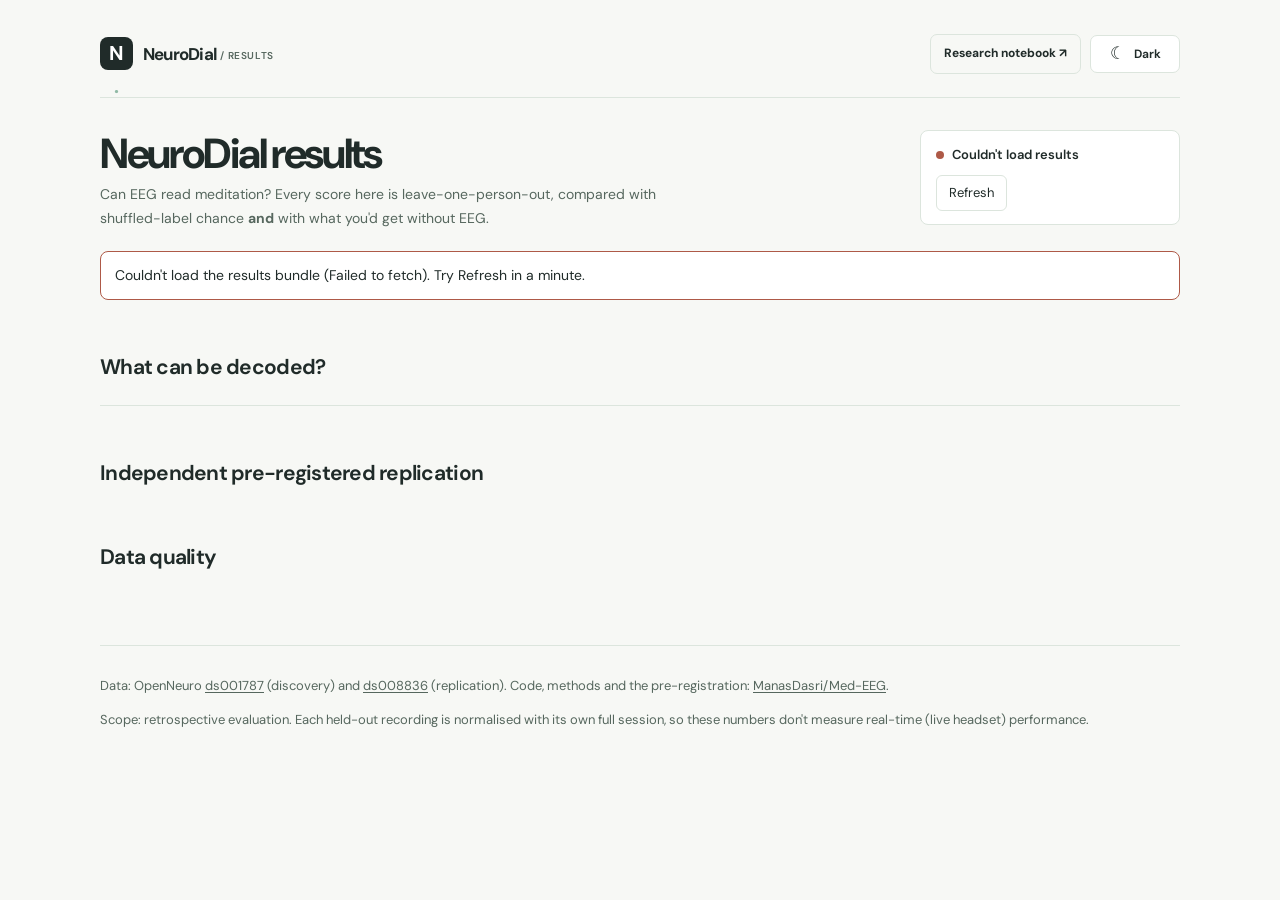
<file: index.html>
<!doctype html>
<html lang="en">
<head>
<meta charset="utf-8">
<meta name="viewport" content="width=device-width, initial-scale=1">
<title>Results — NeuroDial Research</title>
<meta name="theme-color" content="#f7f8f5">
<script src="theme.js"></script>
<meta name="description" content="Live results of the Med-EEG / NeuroDial meditation EEG analysis: model scores against chance and non-EEG baselines, per-person results, and the pre-registered replication.">
<link rel="stylesheet" href="style.css">
</head>
<body>
<div class="page">
  <div class="dashboard-masthead">
    <a class="dashboard-brand" href="index.html" aria-label="NeuroDial results home"><span class="dashboard-brand-mark">N<span>.</span></span><span>NeuroDial <small>/ RESULTS</small></span></a>
    <div class="dashboard-masthead-actions">
      <a class="dashboard-notebook-link" href="atlas.html">Research notebook <span aria-hidden="true">↗</span></a>
      <button id="theme" class="theme-toggle" type="button" data-theme-toggle aria-pressed="false" aria-label="Switch color theme"><span class="theme-icon" data-theme-icon aria-hidden="true">☾</span><span data-theme-label>Dark</span><span class="sr-only"> theme</span></button>
    </div>
  </div>
  <header class="top">
    <div>
      <h1>NeuroDial results</h1>
      <p class="lede">Can EEG read meditation? Every score here is leave-one-person-out,
        compared with shuffled-label chance <strong>and</strong> with what you'd get without EEG.</p>
    </div>
    <div class="live" aria-live="polite">
      <div class="live-row"><span class="dot" id="live-dot"></span><span id="live-status">Loading results…</span></div>
      <div class="live-meta" id="live-meta"></div>
      <div class="live-actions">
        <button type="button" id="refresh">Refresh</button>
      </div>
    </div>
  </header>

  <div id="error" class="error" hidden></div>

  <section aria-labelledby="tasks-h">
    <h2 id="tasks-h">What can be decoded?</h2>
    <p class="section-note" id="discovery-note"></p>
    <div class="tabs" role="tablist" aria-label="Task" id="tabs"></div>
    <div id="task-panel" role="tabpanel"></div>
  </section>

  <section aria-labelledby="rep-h">
    <h2 id="rep-h">Independent pre-registered replication</h2>
    <div id="replication"></div>
  </section>

  <section aria-labelledby="qc-h">
    <h2 id="qc-h">Data quality</h2>
    <div class="tiles" id="qc"></div>
  </section>

  <footer class="foot">
    <p>Data: OpenNeuro <a href="https://openneuro.org/datasets/ds001787">ds001787</a>
      (discovery) and <a href="https://openneuro.org/datasets/ds008836">ds008836</a> (replication).
      Code, methods and the pre-registration: <a href="https://github.com/ManasDasri/Med-EEG">ManasDasri/Med-EEG</a>.</p>
    <p>Scope: retrospective evaluation. Each held-out recording is normalised with its own full session,
      so these numbers don't measure real-time (live headset) performance.</p>
  </footer>
</div>
<div class="tooltip" id="tooltip" role="tooltip" hidden></div>
<script src="app.js"></script>
</body>
</html>
</file>
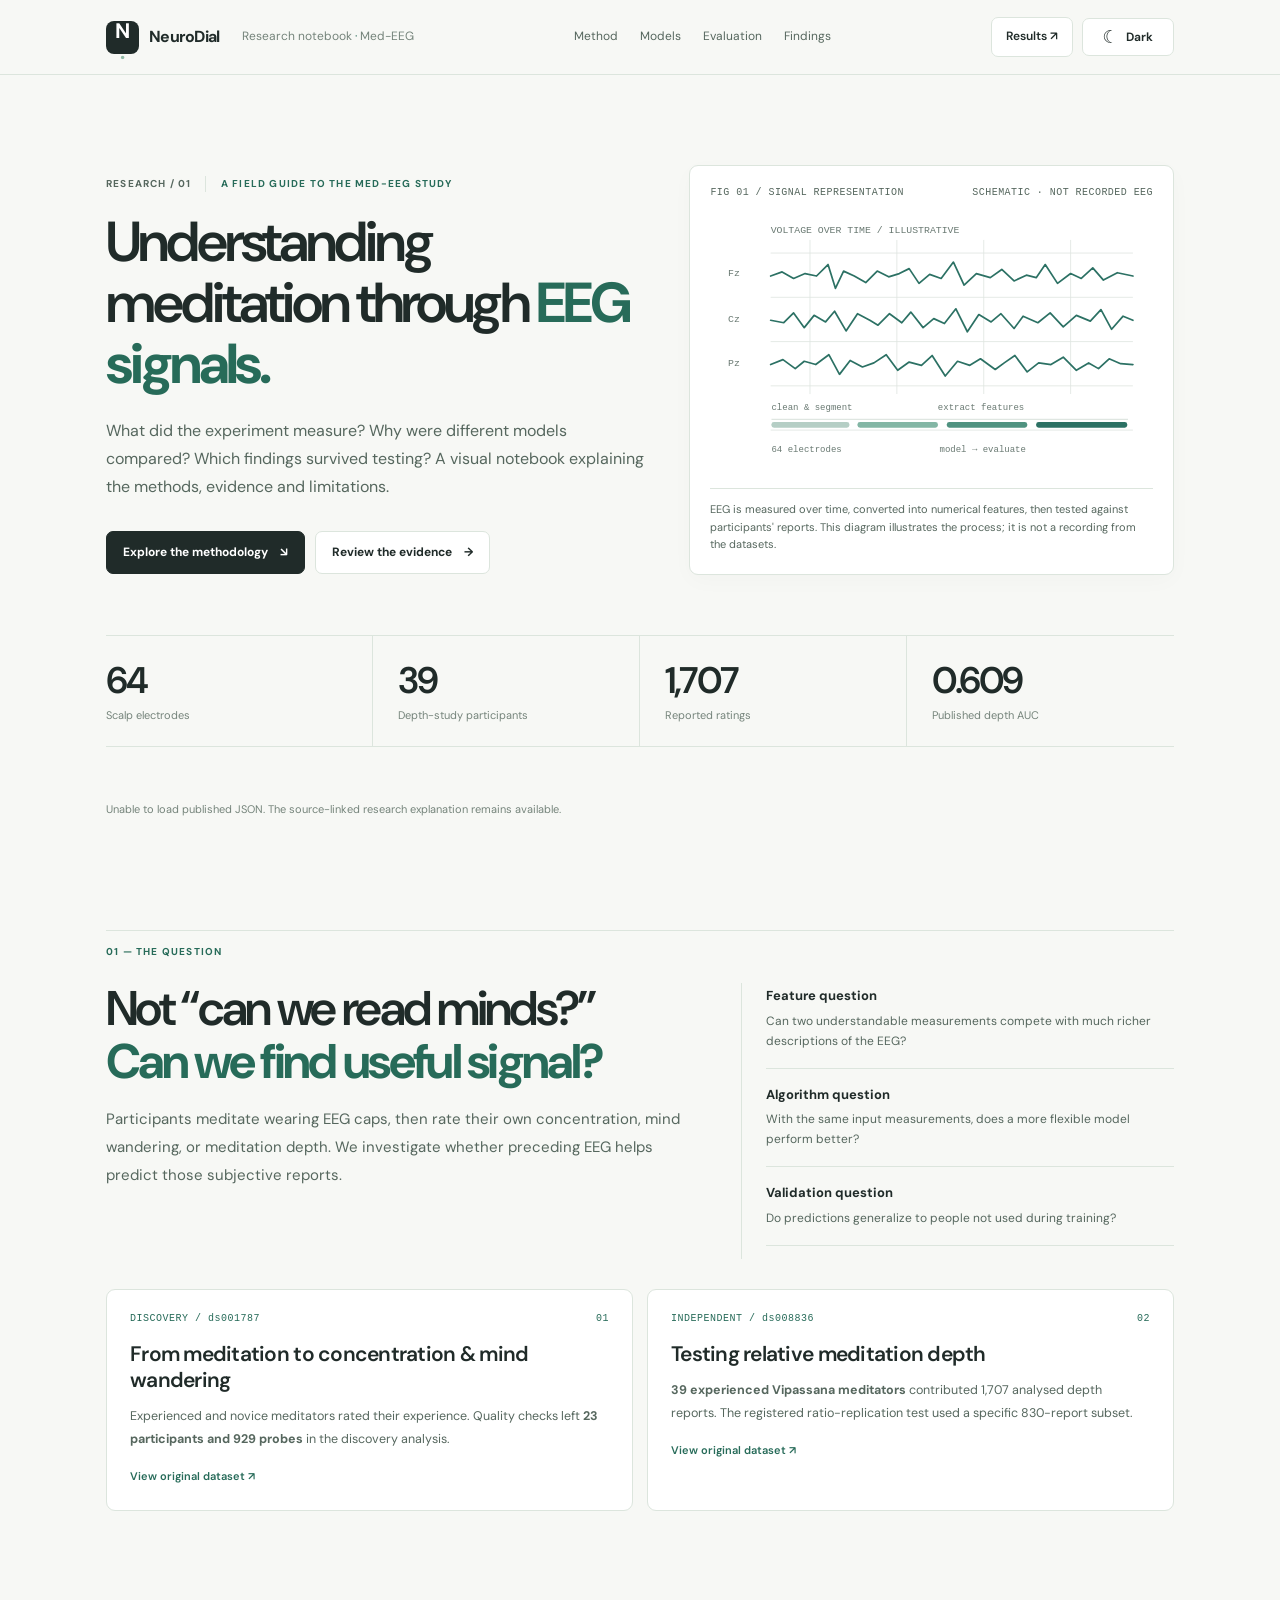
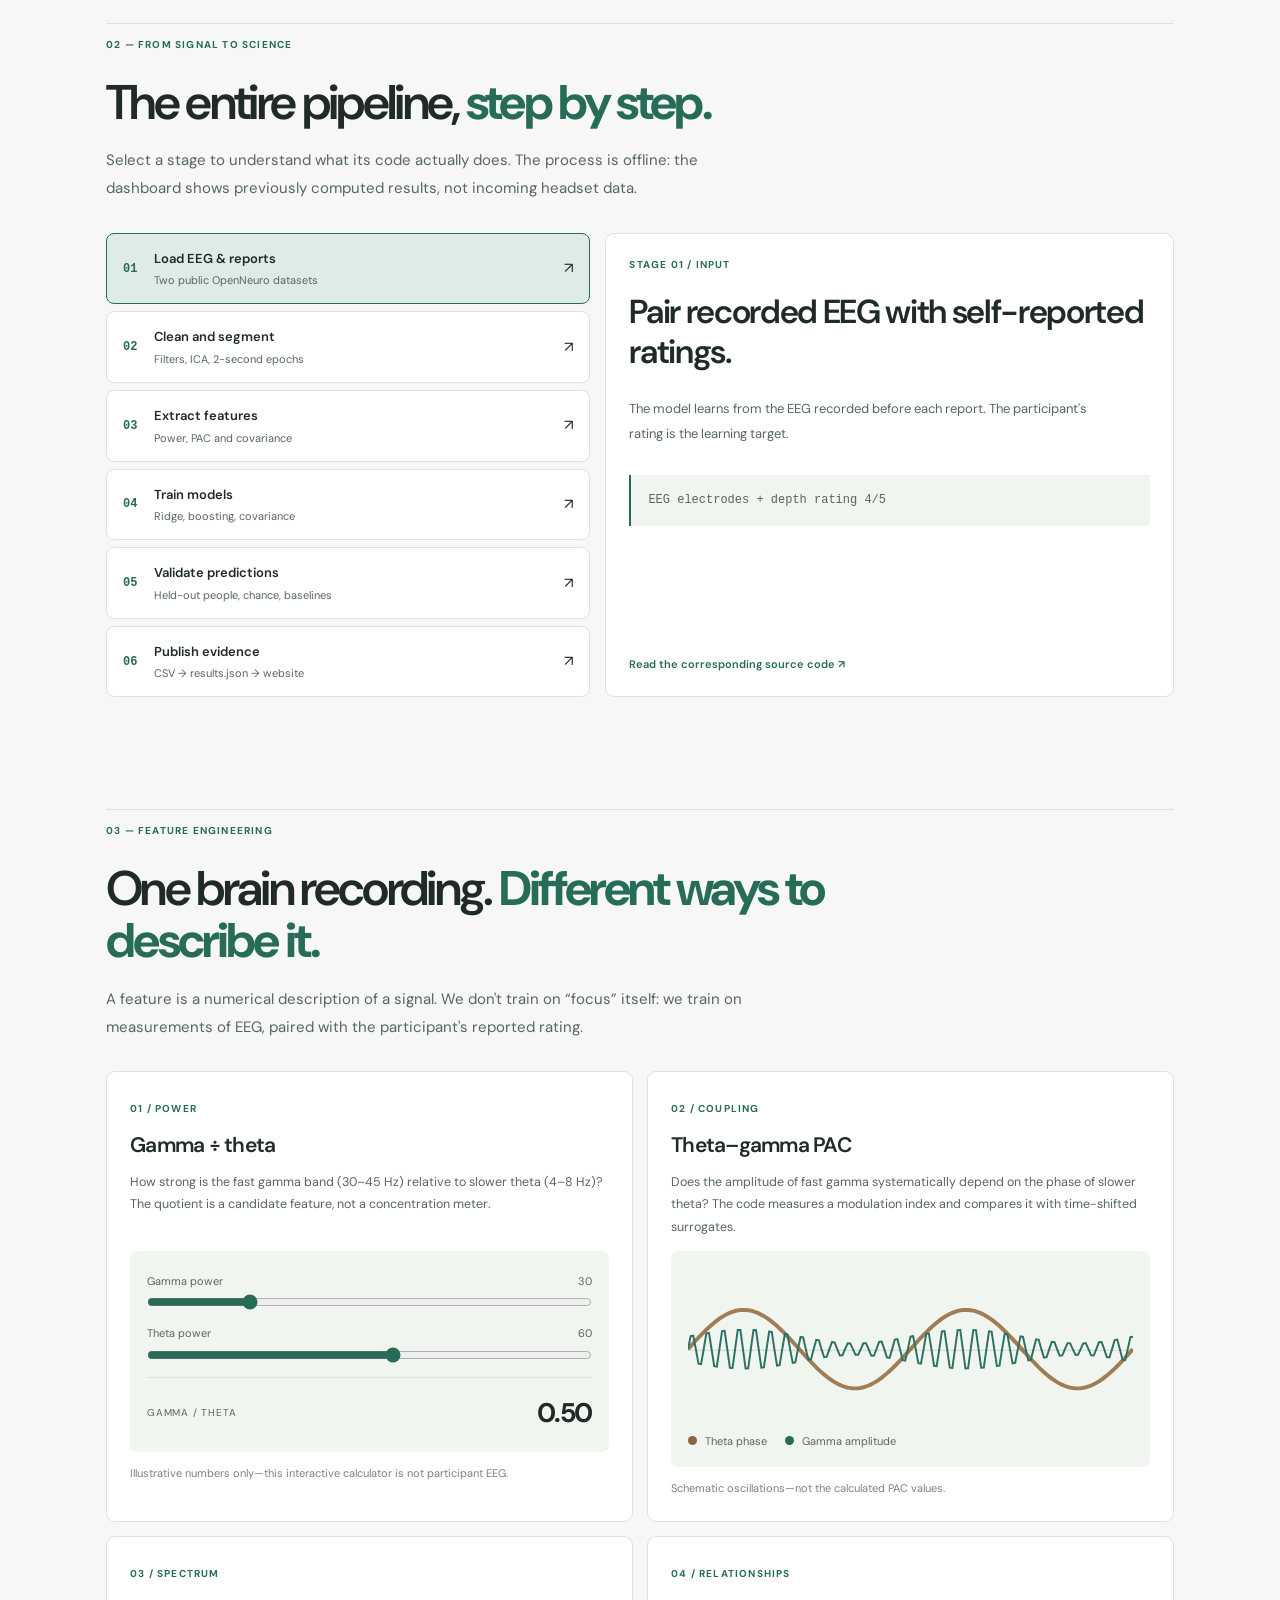
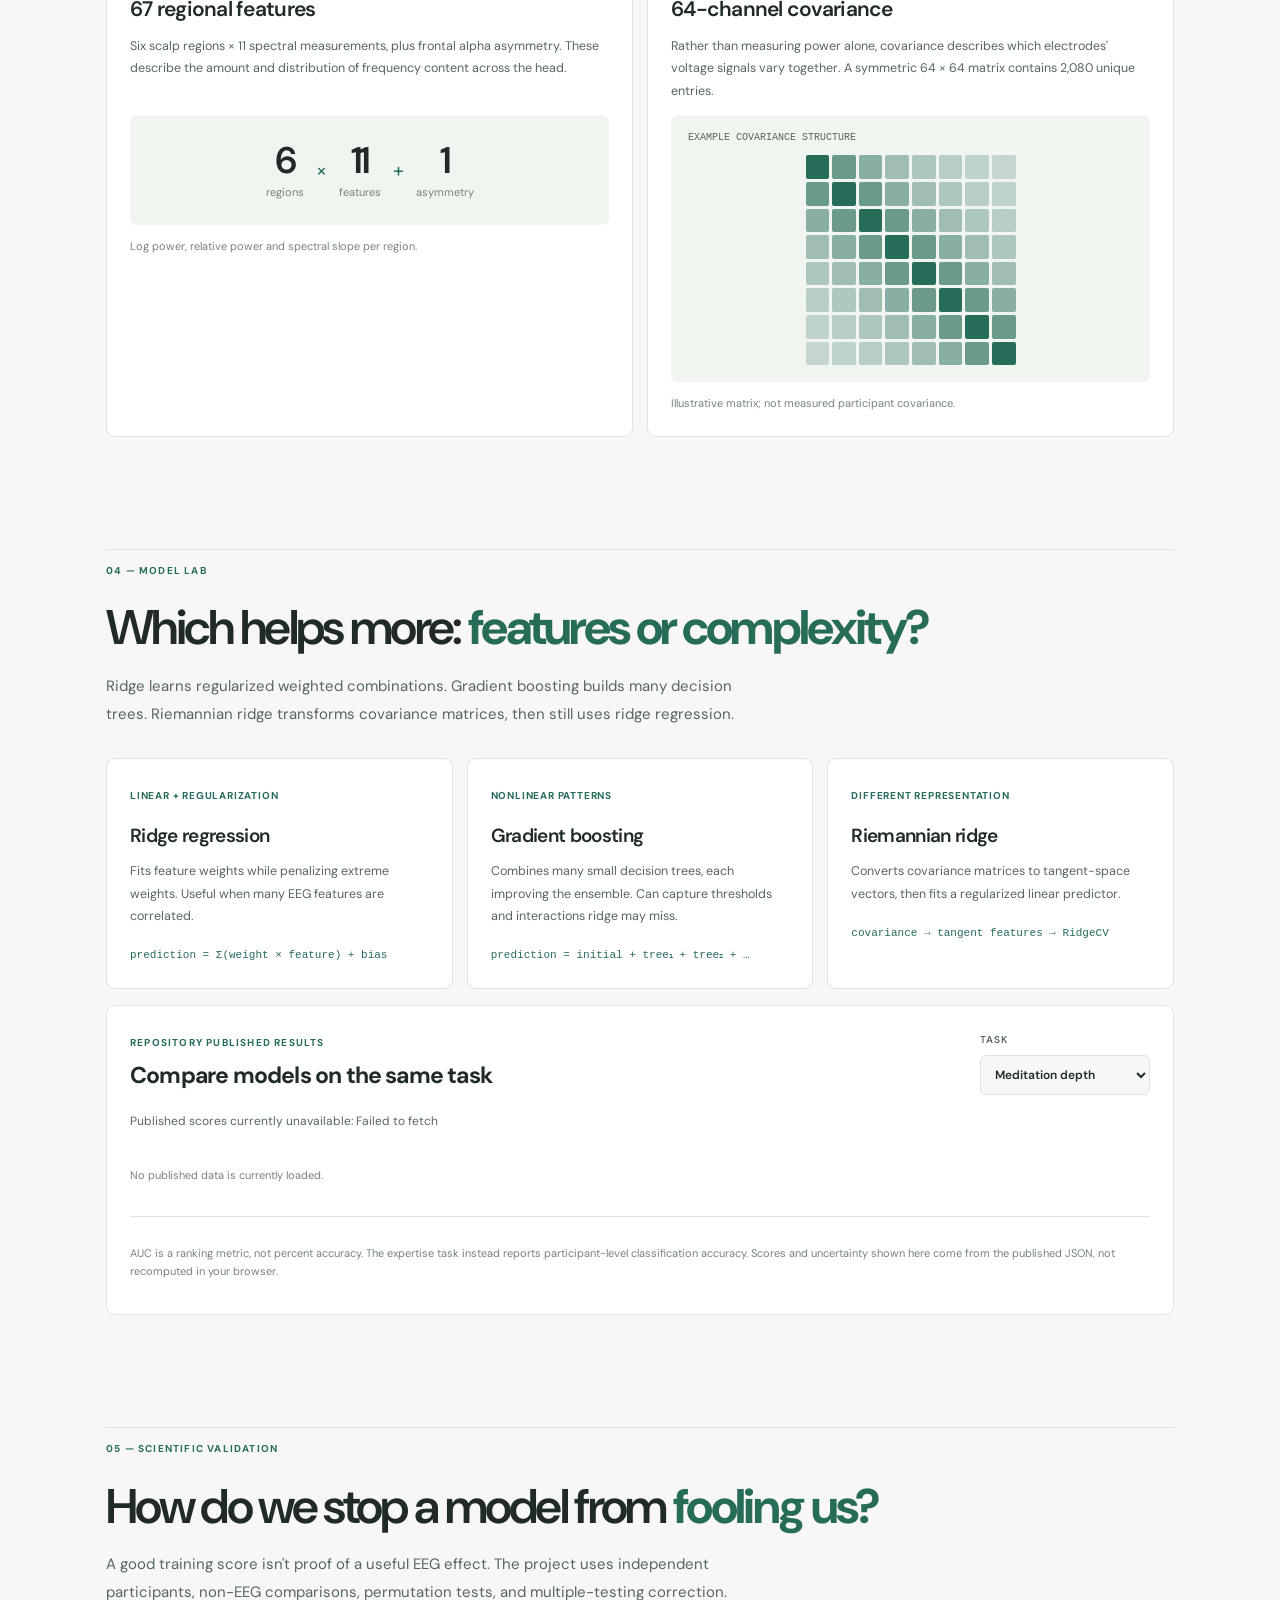
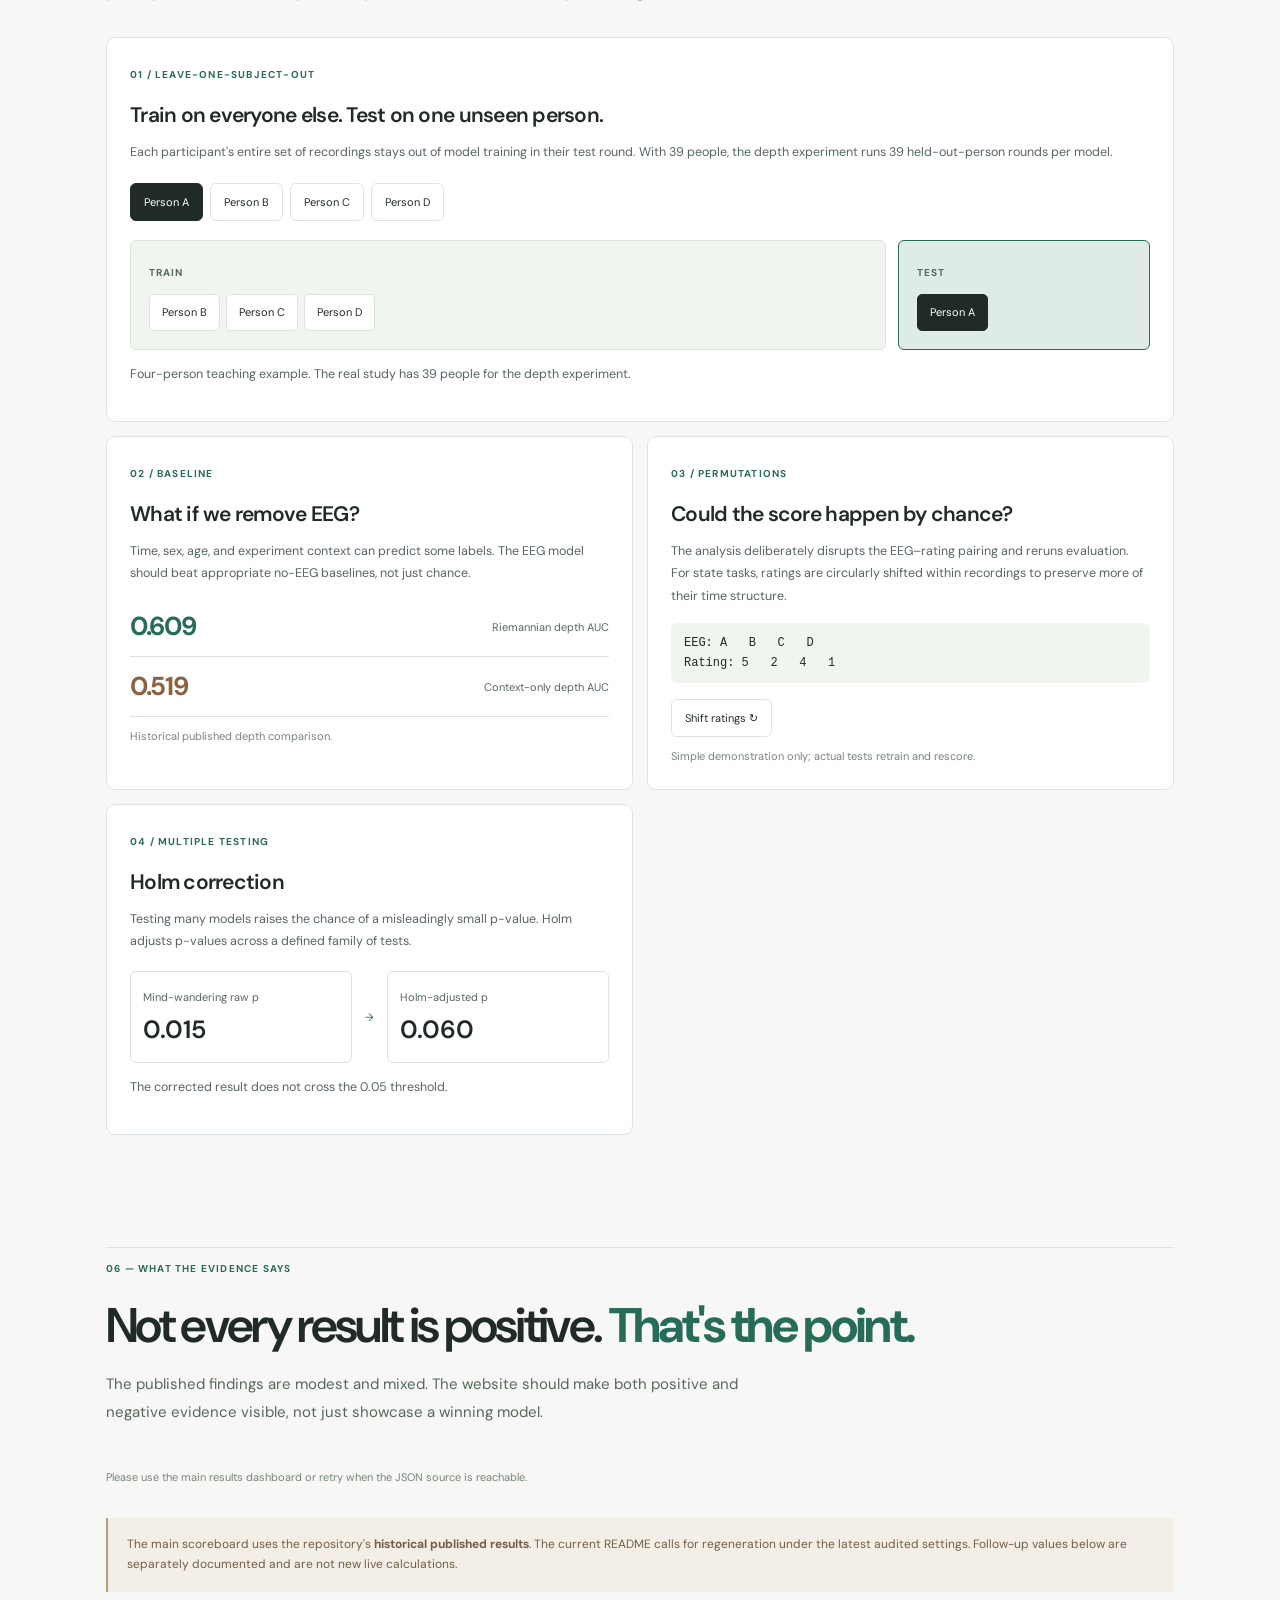
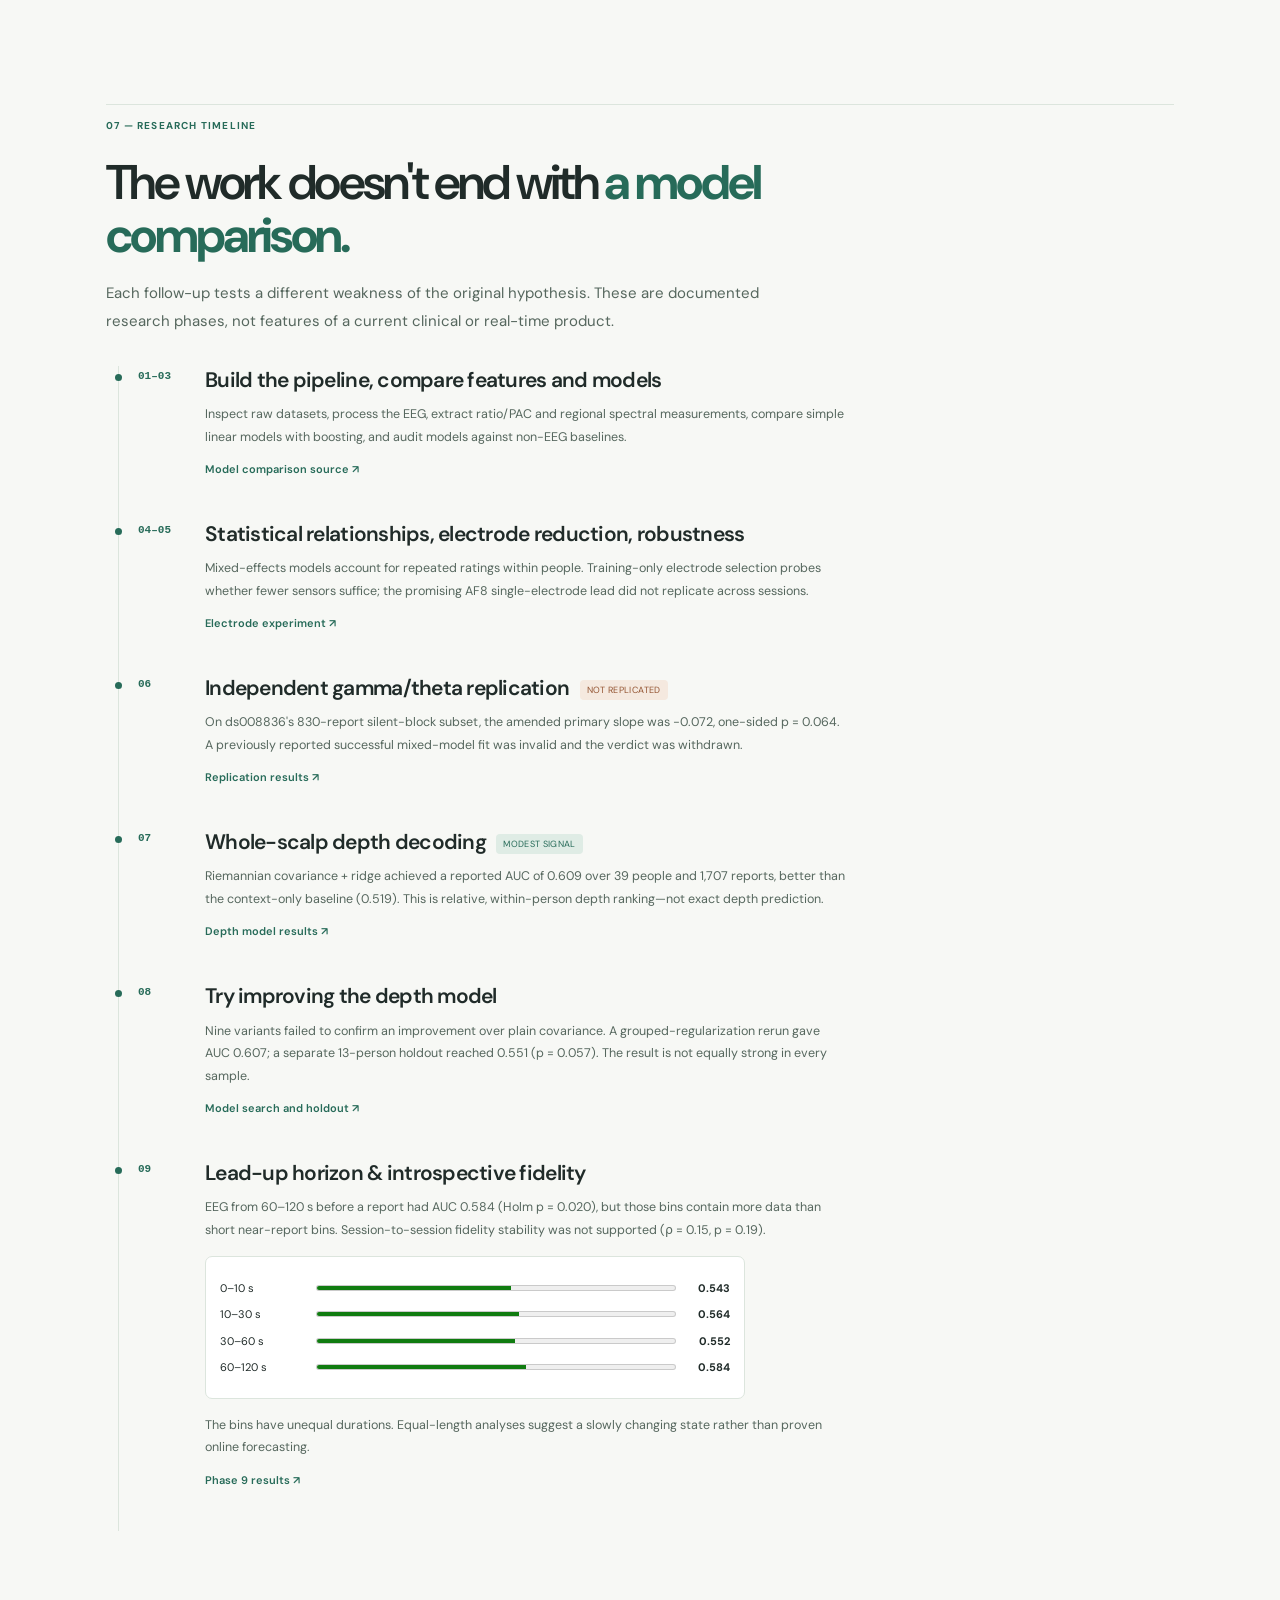
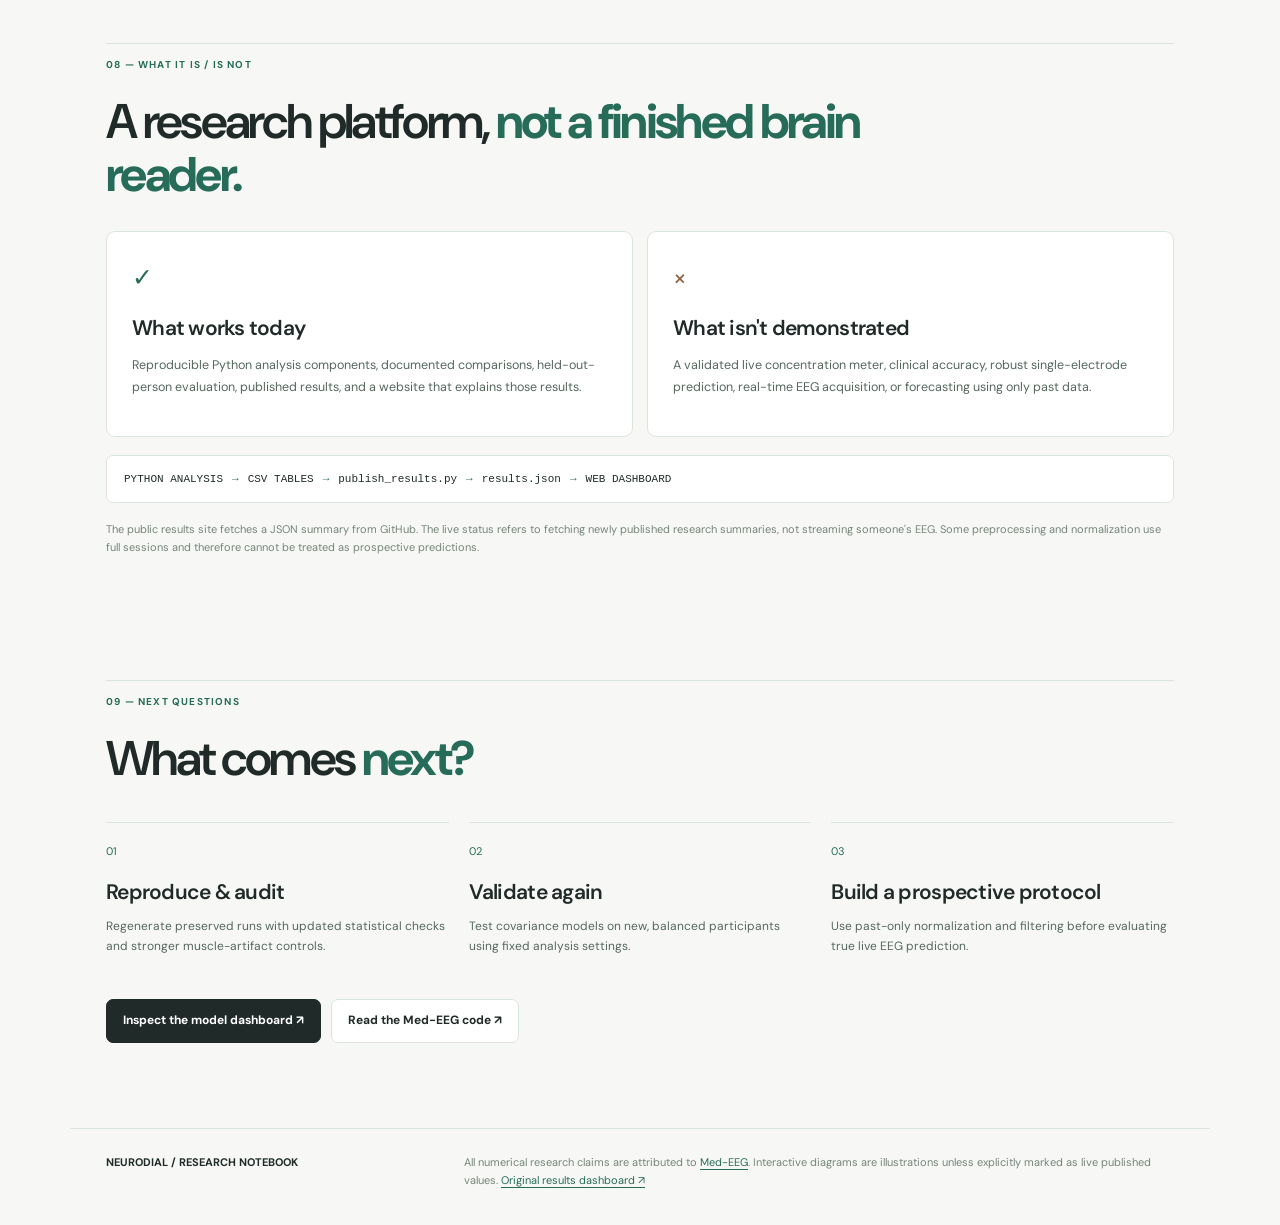
<file: atlas.html>
<!doctype html>
<html lang="en">
<head>
  <meta charset="utf-8">
  <meta name="viewport" content="width=device-width, initial-scale=1">
  <meta name="theme-color" content="#f7f8f5">
  <script src="theme.js"></script>
  <meta name="description" content="The complete NeuroDial research story: EEG preprocessing, features, model comparisons, validation, replication and honest limitations.">
  <title>Research notebook — NeuroDial</title>
  <link rel="stylesheet" href="atlas.css">
  <script defer src="atlas.js"></script>
</head>
<body>
  <a class="skip-link" href="#main">Skip to research</a>
  <header class="site-header">
    <div class="shell header-inner">
      <a href="index.html" class="brand" aria-label="NeuroDial results home"><span class="brand-mark" aria-hidden="true">N<span class="brand-period">.</span></span><span>NeuroDial</span></a>
      <span class="header-label">Research notebook <span>·</span> Med-EEG</span>
      <nav aria-label="On this page">
        <a href="#pipeline">Method</a><a href="#models">Models</a><a href="#validation">Evaluation</a><a href="#phases">Findings</a>
      </nav>
      <div class="header-actions">
        <a class="top-button" href="index.html">Results <span aria-hidden="true">↗</span></a>
        <button class="theme-toggle" type="button" data-theme-toggle aria-pressed="false" aria-label="Switch color theme"><span class="theme-icon" data-theme-icon aria-hidden="true">☾</span><span data-theme-label>Dark</span><span class="sr-only"> theme</span></button>
      </div>
    </div>
  </header>

  <main id="main">
    <section class="hero shell" aria-labelledby="hero-heading">
      <div class="hero-copy">
        <p class="eyebrow"><span class="eyebrow-index">RESEARCH / 01</span> A FIELD GUIDE TO THE MED-EEG STUDY</p>
        <h1 id="hero-heading">Understanding meditation through <span class="accent-text">EEG signals.</span></h1>
        <p class="hero-sub">What did the experiment measure? Why were different models compared? Which findings survived testing? A visual notebook explaining the methods, evidence and limitations.</p>
        <div class="hero-actions">
          <a class="action primary" href="#pipeline">Explore the methodology <span aria-hidden="true">↘</span></a>
          <a class="action secondary" href="#findings">Review the evidence <span aria-hidden="true">→</span></a>
        </div>
      </div>
      <figure class="research-figure">
        <div class="figure-header"><span>FIG 01 / SIGNAL REPRESENTATION</span><span>SCHEMATIC · NOT RECORDED EEG</span></div>
        <svg viewBox="0 0 540 310" role="img" aria-label="Three static illustrative EEG traces labelled Fz, Cz and Pz, followed by a simple feature extraction pathway">
          <g stroke="var(--figure-grid)" stroke-width="1"><path d="M74 44H516M74 98H516M74 152H516M74 206H516M74 260H516"/><path d="M122 28V216M228 28V216M334 28V216M440 28V216"/></g>
          <g fill="var(--figure-label)" font-size="12" font-family="ui-monospace,monospace"><text x="22" y="72">Fz</text><text x="22" y="128">Cz</text><text x="22" y="182">Pz</text><text x="74" y="20">VOLTAGE OVER TIME / ILLUSTRATIVE</text></g>
          <g stroke="var(--figure-trace)" fill="none" stroke-width="2.1" stroke-linejoin="round" stroke-linecap="round">
            <path d="M74 72L88 67L102 75L116 69L130 72L144 58L153 87L163 66L176 72L190 80L204 66L218 73L231 69L243 63L255 81L268 70L282 75L297 55L310 83L325 69L342 74L356 64L371 78L386 71L398 74L409 58L424 81L440 69L453 75L467 62L480 77L497 68L516 72"/>
            <path d="M74 126L90 129L102 117L115 135L127 120L141 128L152 115L166 139L180 118L195 126L205 132L219 118L234 129L245 116L260 135L273 124L286 130L300 112L314 140L328 119L343 128L355 118L371 136L382 121L400 129L415 117L431 134L447 120L464 127L477 113L490 137L504 121L516 126"/>
            <path d="M74 180L89 174L104 185L115 176L129 180L145 168L158 192L171 175L186 183L200 178L215 168L229 187L243 177L258 181L271 169L287 194L302 176L317 181L330 173L348 186L359 178L372 169L387 189L401 178L416 180L431 171L447 187L462 178L474 185L487 173L501 179L516 180"/>
          </g>
          <g fill="var(--figure-label)" font-family="ui-monospace,monospace" font-size="11"><text x="75" y="235">clean & segment</text><text x="278" y="235">extract features</text><text x="75" y="287">64 electrodes</text><text x="280" y="287">model → evaluate</text></g>
          <path d="M75 247H510" stroke="var(--figure-grid)" stroke-width="1.5"/>
          <rect x="75" y="250" width="95" height="7" rx="3" fill="var(--figure-fill-1)"/><rect x="180" y="250" width="98" height="7" rx="3" fill="var(--figure-fill-2)"/><rect x="289" y="250" width="98" height="7" rx="3" fill="var(--figure-fill-3)"/><rect x="398" y="250" width="111" height="7" rx="3" fill="var(--figure-fill-4)"/>
        </svg>
        <figcaption>EEG is measured over time, converted into numerical features, then tested against participants' reports. This diagram illustrates the process; it is not a recording from the datasets.</figcaption>
      </figure>
      <div class="hero-facts">
        <div class="fact"><strong>64</strong><span>Scalp electrodes</span></div>
        <div class="fact"><strong id="fact-subjects">39</strong><span>Depth-study participants</span></div>
        <div class="fact"><strong id="fact-reports">1,707</strong><span>Reported ratings</span></div>
        <div class="fact"><strong id="fact-auc">0.609</strong><span>Published depth AUC</span></div>
      </div>
      <p class="published-status" id="published-status" role="status" aria-live="polite">Reading the published results bundle…</p>
    </section>

    <section class="section shell" id="question" aria-labelledby="question-title">
      <div class="section-tag">01 — THE QUESTION</div>
      <div class="section-intro split">
        <div>
          <h2 id="question-title">Not “can we read minds?” <br><span class="accent-text">Can we find useful signal?</span></h2>
          <p class="lead">Participants meditate wearing EEG caps, then rate their own concentration, mind wandering, or meditation depth. We investigate whether preceding EEG helps predict those subjective reports.</p>
        </div>
        <div class="context-panel">
          <div class="context-row"><strong>Feature question</strong><p>Can two understandable measurements compete with much richer descriptions of the EEG?</p></div>
          <div class="context-row"><strong>Algorithm question</strong><p>With the same input measurements, does a more flexible model perform better?</p></div>
          <div class="context-row"><strong>Validation question</strong><p>Do predictions generalize to people not used during training?</p></div>
        </div>
      </div>
      <div class="dataset-grid">
        <article class="dataset-card"><div class="dataset-meta"><span>DISCOVERY / ds001787</span><span>01</span></div><h3>From meditation to concentration & mind wandering</h3><p>Experienced and novice meditators rated their experience. Quality checks left <strong>23 participants and 929 probes</strong> in the discovery analysis.</p><a href="https://openneuro.org/datasets/ds001787" target="_blank" rel="noopener noreferrer">View original dataset ↗</a></article>
        <article class="dataset-card"><div class="dataset-meta"><span>INDEPENDENT / ds008836</span><span>02</span></div><h3>Testing relative meditation depth</h3><p><strong>39 experienced Vipassana meditators</strong> contributed 1,707 analysed depth reports. The registered ratio-replication test used a specific 830-report subset.</p><a href="https://openneuro.org/datasets/ds008836" target="_blank" rel="noopener noreferrer">View original dataset ↗</a></article>
      </div>
    </section>

    <section class="section shell" id="pipeline" aria-labelledby="pipeline-title">
      <div class="section-tag">02 — FROM SIGNAL TO SCIENCE</div>
      <div class="section-intro"><h2 id="pipeline-title">The entire pipeline, <span class="accent-text">step by step.</span></h2><p class="lead">Select a stage to understand what its code actually does. The process is offline: the dashboard shows previously computed results, not incoming headset data.</p></div>
      <div class="pipeline-layout">
        <div class="pipeline-steps" role="group" aria-label="Research pipeline stages">
          <button type="button" class="pipeline-step selected" data-step="0" aria-pressed="true"><span class="step-index">01</span><span>Load EEG & reports<small>Two public OpenNeuro datasets</small></span><span aria-hidden="true">↗</span></button>
          <button type="button" class="pipeline-step" data-step="1" aria-pressed="false"><span class="step-index">02</span><span>Clean and segment<small>Filters, ICA, 2-second epochs</small></span><span aria-hidden="true">↗</span></button>
          <button type="button" class="pipeline-step" data-step="2" aria-pressed="false"><span class="step-index">03</span><span>Extract features<small>Power, PAC and covariance</small></span><span aria-hidden="true">↗</span></button>
          <button type="button" class="pipeline-step" data-step="3" aria-pressed="false"><span class="step-index">04</span><span>Train models<small>Ridge, boosting, covariance</small></span><span aria-hidden="true">↗</span></button>
          <button type="button" class="pipeline-step" data-step="4" aria-pressed="false"><span class="step-index">05</span><span>Validate predictions<small>Held-out people, chance, baselines</small></span><span aria-hidden="true">↗</span></button>
          <button type="button" class="pipeline-step" data-step="5" aria-pressed="false"><span class="step-index">06</span><span>Publish evidence<small>CSV → results.json → website</small></span><span aria-hidden="true">↗</span></button>
        </div>
        <article class="stage-detail" id="stage-detail" aria-live="polite">
          <span class="stage-label" id="stage-label">STAGE 01 / INPUT</span>
          <h3 id="stage-title">The model needs both EEG and labels.</h3>
          <p id="stage-description">Each pre-report EEG window is paired with a participant's self-reported rating. The recording supplies the input; the rating supplies the target that a model learns to predict.</p>
          <div class="stage-example" id="stage-example">INPUT: voltage samples from scalp electrodes + a report such as depth = 4/5.</div>
          <a id="stage-source" class="source-link" href="https://github.com/ManasDasri/Med-EEG/blob/main/src/inspect_dataset.py" target="_blank" rel="noopener noreferrer">Read the corresponding source code ↗</a>
        </article>
      </div>
    </section>

    <section class="section shell" id="features" aria-labelledby="features-title">
      <div class="section-tag">03 — FEATURE ENGINEERING</div>
      <div class="section-intro"><h2 id="features-title">One brain recording. <span class="accent-text">Different ways to describe it.</span></h2><p class="lead">A feature is a numerical description of a signal. We don't train on “focus” itself: we train on measurements of EEG, paired with the participant's reported rating.</p></div>
      <div class="feature-grid">
        <article class="feature-card"><span class="feature-number">01 / POWER</span><h3>Gamma ÷ theta</h3><p>How strong is the fast gamma band (30–45 Hz) relative to slower theta (4–8 Hz)? The quotient is a candidate feature, not a concentration meter.</p>
          <div class="feature-interactive">
            <label for="gamma-range">Gamma power <output id="gamma-value">30</output></label><input type="range" id="gamma-range" min="10" max="100" step="5" value="30">
            <label for="theta-range">Theta power <output id="theta-value">60</output></label><input type="range" id="theta-range" min="10" max="100" step="5" value="60">
            <div class="ratio-answer"><span>GAMMA / THETA</span><strong id="ratio-result">0.50</strong></div>
          </div><small class="illustration">Illustrative numbers only—this interactive calculator is not participant EEG.</small></article>
        <article class="feature-card"><span class="feature-number">02 / COUPLING</span><h3>Theta–gamma PAC</h3><p>Does the amplitude of fast gamma systematically depend on the phase of slower theta? The code measures a modulation index and compares it with time-shifted surrogates.</p>
          <div class="phase-viz" aria-label="Illustration of a slow theta wave and rapid gamma activity, not real EEG">
            <svg viewBox="0 0 340 125" role="img" aria-label="Illustrative low-frequency theta wave overlaid with higher-frequency oscillation"><path id="theta-wave" fill="none" stroke="var(--figure-warm)" stroke-width="3"/><path id="gamma-wave" fill="none" stroke="var(--figure-trace)" stroke-width="1.5"/><line x1="0" y1="63" x2="340" y2="63" stroke="currentColor" opacity=".12"/></svg>
            <div class="viz-legend"><span><i class="legend-theta"></i> Theta phase</span><span><i class="legend-gamma"></i> Gamma amplitude</span></div>
          </div><small class="illustration">Schematic oscillations—not the calculated PAC values.</small></article>
        <article class="feature-card"><span class="feature-number">03 / SPECTRUM</span><h3>67 regional features</h3><p>Six scalp regions × 11 spectral measurements, plus frontal alpha asymmetry. These describe the amount and distribution of frequency content across the head.</p>
          <div class="region-viz"><div class="region-symbol">6 <span>regions</span></div><span class="multiplication">×</span><div class="region-symbol">11 <span>features</span></div><span class="multiplication">+</span><div class="region-symbol">1 <span>asymmetry</span></div></div><small class="illustration">Log power, relative power and spectral slope per region.</small></article>
        <article class="feature-card"><span class="feature-number">04 / RELATIONSHIPS</span><h3>64-channel covariance</h3><p>Rather than measuring power alone, covariance describes which electrodes' voltage signals vary together. A symmetric 64 × 64 matrix contains 2,080 unique entries.</p>
          <div class="matrix-visual" id="matrix-visual" aria-label="Illustrative symmetric covariance matrix"><span>EXAMPLE COVARIANCE STRUCTURE</span><div class="matrix-cells" id="matrix-cells"></div></div><small class="illustration">Illustrative matrix; not measured participant covariance.</small></article>
      </div>
    </section>

    <section class="section shell" id="models" aria-labelledby="models-title">
      <div class="section-tag">04 — MODEL LAB</div>
      <div class="section-intro"><h2 id="models-title">Which helps more: <span class="accent-text">features or complexity?</span></h2><p class="lead">Ridge learns regularized weighted combinations. Gradient boosting builds many decision trees. Riemannian ridge transforms covariance matrices, then still uses ridge regression.</p></div>
      <div class="model-concepts">
        <article><span>LINEAR + REGULARIZATION</span><h3>Ridge regression</h3><p>Fits feature weights while penalizing extreme weights. Useful when many EEG features are correlated.</p><code>prediction = Σ(weight × feature) + bias</code></article>
        <article><span>NONLINEAR PATTERNS</span><h3>Gradient boosting</h3><p>Combines many small decision trees, each improving the ensemble. Can capture thresholds and interactions ridge may miss.</p><code>prediction = initial + tree₁ + tree₂ + …</code></article>
        <article><span>DIFFERENT REPRESENTATION</span><h3>Riemannian ridge</h3><p>Converts covariance matrices to tangent-space vectors, then fits a regularized linear predictor.</p><code>covariance → tangent features → RidgeCV</code></article>
      </div>
      <div class="chart-panel">
        <div class="chart-header"><div><span class="mini-eyebrow">REPOSITORY PUBLISHED RESULTS</span><h3>Compare models on the same task</h3></div><label class="field-label" for="task-select">TASK <select id="task-select" aria-label="Choose decoding task"><option value="depth">Meditation depth</option><option value="concentration">Concentration</option><option value="mind_wandering">Mind wandering</option><option value="expertise">Expertise</option></select></label></div>
        <div class="chart-note" id="chart-note">Reading published model scores…</div>
        <div class="chart-axis" id="chart-axis" aria-hidden="true"></div>
        <div id="model-bars" class="model-bars" aria-live="polite"></div>
        <div id="model-details" class="model-details"></div>
        <p class="fine">AUC is a ranking metric, not percent accuracy. The expertise task instead reports participant-level classification accuracy. Scores and uncertainty shown here come from the published JSON, not recomputed in your browser.</p>
      </div>
    </section>

    <section class="section shell" id="validation" aria-labelledby="validation-title">
      <div class="section-tag">05 — SCIENTIFIC VALIDATION</div>
      <div class="section-intro"><h2 id="validation-title">How do we stop a model from <span class="accent-text">fooling us?</span></h2><p class="lead">A good training score isn't proof of a useful EEG effect. The project uses independent participants, non-EEG comparisons, permutation tests, and multiple-testing correction.</p></div>
      <div class="validation-grid">
        <article class="validation-card large">
          <span class="mini-eyebrow">01 / LEAVE-ONE-SUBJECT-OUT</span><h3>Train on everyone else. Test on one unseen person.</h3><p>Each participant's entire set of recordings stays out of model training in their test round. With 39 people, the depth experiment runs 39 held-out-person rounds per model.</p>
          <div class="person-controls" role="group" aria-label="Choose a held-out participant"><button class="person-choice active" type="button" data-person="A" aria-pressed="true">Person A</button><button class="person-choice" type="button" data-person="B" aria-pressed="false">Person B</button><button class="person-choice" type="button" data-person="C" aria-pressed="false">Person C</button><button class="person-choice" type="button" data-person="D" aria-pressed="false">Person D</button></div>
          <div class="fold-visual"><div class="fold-box"><b>TRAIN</b><div id="train-people" class="person-chips"></div></div><div class="fold-box test"><b>TEST</b><div id="test-people" class="person-chips"></div></div></div>
          <p class="fine">Four-person teaching example. The real study has 39 people for the depth experiment.</p>
        </article>
        <article class="validation-card"><span class="mini-eyebrow">02 / BASELINE</span><h3>What if we remove EEG?</h3><p>Time, sex, age, and experiment context can predict some labels. The EEG model should beat appropriate no-EEG baselines, not just chance.</p><div class="validation-metric"><strong>0.609</strong><span>Riemannian depth AUC</span></div><div class="validation-metric subtle"><strong>0.519</strong><span>Context-only depth AUC</span></div><small>Historical published depth comparison.</small></article>
        <article class="validation-card"><span class="mini-eyebrow">03 / PERMUTATIONS</span><h3>Could the score happen by chance?</h3><p>The analysis deliberately disrupts the EEG–rating pairing and reruns evaluation. For state tasks, ratings are circularly shifted within recordings to preserve more of their time structure.</p><div class="shuffle-example" id="shuffle-example"><span>EEG: A &nbsp; B &nbsp; C &nbsp; D</span><span id="shuffle-labels">Rating: 5 &nbsp; 2 &nbsp; 4 &nbsp; 1</span></div><button id="shuffle-button" class="small-button" type="button">Shift ratings ↻</button><small>Simple demonstration only; actual tests retrain and rescore.</small></article>
        <article class="validation-card"><span class="mini-eyebrow">04 / MULTIPLE TESTING</span><h3>Holm correction</h3><p>Testing many models raises the chance of a misleadingly small p-value. Holm adjusts p-values across a defined family of tests.</p><div class="p-compare"><div><span>Mind-wandering raw p</span><strong>0.015</strong></div><span aria-hidden="true">→</span><div><span>Holm-adjusted p</span><strong>0.060</strong></div></div><p class="fine">The corrected result does not cross the 0.05 threshold.</p></article>
      </div>
    </section>

    <section class="section shell" id="findings" aria-labelledby="findings-title">
      <div class="section-tag">06 — WHAT THE EVIDENCE SAYS</div>
      <div class="section-intro"><h2 id="findings-title">Not every result is positive. <span class="accent-text">That's the point.</span></h2><p class="lead">The published findings are modest and mixed. The website should make both positive and negative evidence visible, not just showcase a winning model.</p></div>
      <div id="finding-grid" class="finding-grid" aria-live="polite"><p>Loading results from the published research bundle…</p></div>
      <div class="result-disclaimer">The main scoreboard uses the repository's <strong>historical published results</strong>. The current README calls for regeneration under the latest audited settings. Follow-up values below are separately documented and are not new live calculations.</div>
    </section>

    <section class="section shell" id="phases" aria-labelledby="phases-title">
      <div class="section-tag">07 — RESEARCH TIMELINE</div>
      <div class="section-intro"><h2 id="phases-title">The work doesn't end with <span class="accent-text">a model comparison.</span></h2><p class="lead">Each follow-up tests a different weakness of the original hypothesis. These are documented research phases, not features of a current clinical or real-time product.</p></div>
      <div class="timeline">
        <article class="timeline-item"><span class="timeline-index">01–03</span><div><h3>Build the pipeline, compare features and models</h3><p>Inspect raw datasets, process the EEG, extract ratio/PAC and regional spectral measurements, compare simple linear models with boosting, and audit models against non-EEG baselines.</p><a href="https://github.com/ManasDasri/Med-EEG/blob/main/src/model_comparison.py" target="_blank" rel="noopener noreferrer">Model comparison source ↗</a></div></article>
        <article class="timeline-item"><span class="timeline-index">04–05</span><div><h3>Statistical relationships, electrode reduction, robustness</h3><p>Mixed-effects models account for repeated ratings within people. Training-only electrode selection probes whether fewer sensors suffice; the promising AF8 single-electrode lead did not replicate across sessions.</p><a href="https://github.com/ManasDasri/Med-EEG/blob/main/src/electrode_minimalism.py" target="_blank" rel="noopener noreferrer">Electrode experiment ↗</a></div></article>
        <article class="timeline-item"><span class="timeline-index">06</span><div><h3>Independent gamma/theta replication <span class="tag failed">NOT REPLICATED</span></h3><p>On ds008836's 830-report silent-block subset, the amended primary slope was −0.072, one-sided p = 0.064. A previously reported successful mixed-model fit was invalid and the verdict was withdrawn.</p><a href="https://github.com/ManasDasri/Med-EEG/blob/main/docs/replication_ds008836_results.md" target="_blank" rel="noopener noreferrer">Replication results ↗</a></div></article>
        <article class="timeline-item"><span class="timeline-index">07</span><div><h3>Whole-scalp depth decoding <span class="tag positive">MODEST SIGNAL</span></h3><p>Riemannian covariance + ridge achieved a reported AUC of 0.609 over 39 people and 1,707 reports, better than the context-only baseline (0.519). This is relative, within-person depth ranking—not exact depth prediction.</p><a href="https://github.com/ManasDasri/Med-EEG/blob/main/docs/depth_decoding_results.md" target="_blank" rel="noopener noreferrer">Depth model results ↗</a></div></article>
        <article class="timeline-item"><span class="timeline-index">08</span><div><h3>Try improving the depth model</h3><p>Nine variants failed to confirm an improvement over plain covariance. A grouped-regularization rerun gave AUC 0.607; a separate 13-person holdout reached 0.551 (p = 0.057). The result is not equally strong in every sample.</p><a href="https://github.com/ManasDasri/Med-EEG/blob/main/docs/depth_search_results.md" target="_blank" rel="noopener noreferrer">Model search and holdout ↗</a></div></article>
        <article class="timeline-item"><span class="timeline-index">09</span><div><h3>Lead-up horizon & introspective fidelity</h3><p>EEG from 60–120 s before a report had AUC 0.584 (Holm p = 0.020), but those bins contain more data than short near-report bins. Session-to-session fidelity stability was not supported (ρ = 0.15, p = 0.19).</p>
          <div class="horizon-viz" aria-label="Phase 9 published AUC values by pre-report window">
            <div><span>0–10 s</span><meter min="0" max="1" value=".543">0.543</meter><b>0.543</b></div>
            <div><span>10–30 s</span><meter min="0" max="1" value=".564">0.564</meter><b>0.564</b></div>
            <div><span>30–60 s</span><meter min="0" max="1" value=".552">0.552</meter><b>0.552</b></div>
            <div><span>60–120 s</span><meter min="0" max="1" value=".584">0.584</meter><b>0.584</b></div>
          </div>
          <p class="fine">The bins have unequal durations. Equal-length analyses suggest a slowly changing state rather than proven online forecasting.</p><a href="https://github.com/ManasDasri/Med-EEG/blob/main/docs/phase9_results.md" target="_blank" rel="noopener noreferrer">Phase 9 results ↗</a>
        </div></article>
      </div>
    </section>

    <section class="section shell" id="boundaries" aria-labelledby="boundaries-title">
      <div class="section-tag">08 — WHAT IT IS / IS NOT</div>
      <div class="section-intro"><h2 id="boundaries-title">A research platform, <span class="accent-text">not a finished brain reader.</span></h2></div>
      <div class="boundary-grid"><div class="boundary-card"><span class="boundary-icon">✓</span><h3>What works today</h3><p>Reproducible Python analysis components, documented comparisons, held-out-person evaluation, published results, and a website that explains those results.</p></div><div class="boundary-card"><span class="boundary-icon muted">×</span><h3>What isn't demonstrated</h3><p>A validated live concentration meter, clinical accuracy, robust single-electrode prediction, real-time EEG acquisition, or forecasting using only past data.</p></div></div>
      <div class="publishing-flow"><span>PYTHON ANALYSIS</span><span aria-hidden="true">→</span><span>CSV TABLES</span><span aria-hidden="true">→</span><span><code>publish_results.py</code></span><span aria-hidden="true">→</span><span><code>results.json</code></span><span aria-hidden="true">→</span><span>WEB DASHBOARD</span></div>
      <p class="fine">The public results site fetches a JSON summary from GitHub. The live status refers to fetching newly published research summaries, not streaming someone's EEG. Some preprocessing and normalization use full sessions and therefore cannot be treated as prospective predictions.</p>
    </section>

    <section class="section shell closing" id="next">
      <div class="section-tag">09 — NEXT QUESTIONS</div>
      <h2>What comes <span class="accent-text">next?</span></h2>
      <div class="next-grid"><div><span>01</span><h3>Reproduce & audit</h3><p>Regenerate preserved runs with updated statistical checks and stronger muscle-artifact controls.</p></div><div><span>02</span><h3>Validate again</h3><p>Test covariance models on new, balanced participants using fixed analysis settings.</p></div><div><span>03</span><h3>Build a prospective protocol</h3><p>Use past-only normalization and filtering before evaluating true live EEG prediction.</p></div></div>
      <div class="closing-actions"><a class="action primary" href="index.html">Inspect the model dashboard ↗</a><a class="action secondary" href="https://github.com/ManasDasri/Med-EEG" target="_blank" rel="noopener noreferrer">Read the Med-EEG code ↗</a></div>
    </section>
  </main>
  <footer class="footer shell"><span>NEURODIAL / RESEARCH NOTEBOOK</span><p>All numerical research claims are attributed to <a href="https://github.com/ManasDasri/Med-EEG" target="_blank" rel="noopener noreferrer">Med-EEG</a>. Interactive diagrams are illustrations unless explicitly marked as live published values. <a href="index.html">Original results dashboard ↗</a></p></footer>
</body>
</html>
</file>
<file: style.css>
@import url('https://fonts.googleapis.com/css2?family=DM+Sans:wght@400;500;600;700&display=swap');
:root {
  color-scheme: light;
  --page: #f7f8f5;
  --surface: #ffffff;
  --text-1: #202b29;
  --text-2: #56675e;
  --muted: #75847b;
  --grid: #dce5dd;
  --axis: #b9cbbd;
  --ring: #dce5dd;
  --series-eeg: #276b59;
  --series-base: #a17d56;
  --good: #388069;
  --warning: #bb8755;
  --serious: #ab7148;
  --critical: #ae5947;
  --good-text: #276b59;
  --focus: #276b59;
}
:root[data-theme="dark"] {
  color-scheme: dark;
  --page:#111a1a;
  --surface:#1a2626;
  --text-1:#edf3ed;
  --text-2:#c3d0c8;
  --muted:#a1b4a9;
  --grid:#33463f;
  --axis:#567164;
  --ring:#33463f;
  --series-eeg:#96d5b4;
  --series-base:#d4aa7e;
  --good:#76bea2;
  --warning:#deb27f;
  --serious:#e3aa84;
  --critical:#e49b8e;
  --good-text:#96d5b4;
  --focus:#96d5b4;
}
* { box-sizing: border-box; }
html, body { margin: 0; }
body {
  background: var(--page);
  color: var(--text-1);
  font: 15px/1.5 system-ui, -apple-system, "Segoe UI", sans-serif;
}
a { color: inherit; text-underline-offset: 2px; }
button {
  font: inherit; color: var(--text-1); background: var(--surface);
  border: 1px solid var(--ring); border-radius: 8px; padding: 6px 12px; cursor: pointer;
}
button:hover { border-color: var(--axis); }
:focus-visible { outline: 2px solid var(--focus); outline-offset: 2px; }

.page { max-width: 1040px; margin: 0 auto; padding: 32px 16px 48px; }
h1 { font-size: 28px; line-height: 1.2; margin: 0 0 6px; letter-spacing: -0.01em; }
h2 { font-size: 19px; margin: 40px 0 6px; }
h3 { font-size: 15px; margin: 24px 0 8px; }
.lede, .section-note { color: var(--text-2); margin: 0; max-width: 62ch; }

.top { display: flex; gap: 24px; justify-content: space-between; align-items: flex-start; flex-wrap: wrap; }
.live {
  background: var(--surface); border: 1px solid var(--ring); border-radius: 12px;
  padding: 12px 14px; min-width: 260px; font-size: 13px;
}
.live-row { display: flex; align-items: center; gap: 8px; font-weight: 600; }
.live-meta { color: var(--text-2); margin: 4px 0 10px; }
.live-actions { display: flex; gap: 8px; }
.dot { width: 8px; height: 8px; border-radius: 50%; background: var(--muted); flex: none; }
.dot.ok { background: var(--good); }
.dot.err { background: var(--critical); }
.dot.flash { animation: pulse 1.2s ease-out 2; }
@keyframes pulse { 50% { box-shadow: 0 0 0 6px transparent; transform: scale(1.6); } }
@media (prefers-reduced-motion: reduce) { .dot.flash { animation: none; } }

.error {
  margin-top: 20px; padding: 12px 14px; border-radius: 10px;
  border: 1px solid var(--critical); color: var(--text-1); background: var(--surface);
}

.tabs { display: flex; gap: 6px; margin: 16px 0 12px; flex-wrap: wrap; }
.tabs button[aria-selected="true"] { border-color: var(--text-1); font-weight: 600; }

.card {
  background: var(--surface); border: 1px solid var(--ring); border-radius: 12px;
  padding: 16px; margin-top: 12px;
}
.tiles { display: grid; grid-template-columns: repeat(auto-fit, minmax(200px, 1fr)); gap: 12px; margin-top: 12px; }
.tile { background: var(--surface); border: 1px solid var(--ring); border-radius: 12px; padding: 14px 16px; }
.tile .label { color: var(--text-2); font-size: 13px; }
.tile .value { font-size: 30px; font-weight: 600; line-height: 1.15; margin-top: 4px; }
.tile .sub { color: var(--text-2); font-size: 13px; margin-top: 2px; }
.swatch { display: inline-block; width: 10px; height: 10px; border-radius: 3px; margin-right: 6px; vertical-align: 0; }

.verdict {
  display: inline-flex; align-items: center; gap: 8px; margin-top: 14px;
  padding: 6px 12px; border-radius: 999px; border: 1px solid var(--ring);
  background: var(--surface); font-weight: 600;
}
.verdict .icon { width: 18px; height: 18px; border-radius: 50%; display: grid; place-items: center;
  color: #fff; font-size: 12px; font-weight: 700; flex: none; }
.verdict p { margin: 0; }
.verdict-why { color: var(--text-2); margin: 6px 0 0; max-width: 70ch; }

.chart-head { display: flex; justify-content: space-between; align-items: baseline; gap: 12px; flex-wrap: wrap; }
.chart-head h3 { margin: 0; }
.legend { display: flex; gap: 14px; color: var(--text-2); font-size: 13px; flex-wrap: wrap; }
.legend span { display: inline-flex; align-items: center; }
select { font: inherit; color: var(--text-1); background: var(--surface); border: 1px solid var(--ring); border-radius: 8px; padding: 4px 8px; }

svg { display: block; width: 100%; height: auto; overflow: visible; }
.chart-scroll { overflow-x: auto; -webkit-overflow-scrolling: touch; }
.chart-scroll > svg { min-width: 760px; }
svg text { fill: var(--text-2); font-size: 12px; }
svg .t1 { fill: var(--text-1); }
svg .grid { stroke: var(--grid); stroke-width: 1; }
svg .axis { stroke: var(--axis); stroke-width: 1; }
svg .ref { stroke: var(--text-2); stroke-width: 1.5; stroke-dasharray: 4 3; }
svg .whisker { stroke-width: 2; stroke-linecap: round; }
svg .pt { stroke: var(--surface); stroke-width: 2; }
svg .hit { fill: transparent; cursor: default; }
svg .hit:focus-visible { outline: none; stroke: var(--focus); stroke-width: 2; }
svg .chance-tick { stroke: var(--text-1); stroke-width: 2; }

details { margin-top: 10px; }
summary { cursor: pointer; color: var(--text-2); font-size: 13px; }
table { border-collapse: collapse; width: 100%; margin-top: 8px; font-size: 13px; }
th, td { text-align: left; padding: 6px 8px; border-bottom: 1px solid var(--grid); }
td.num, th.num { text-align: right; font-variant-numeric: tabular-nums; }
.table-wrap { overflow-x: auto; }

.tooltip {
  position: fixed; z-index: 10; pointer-events: none; max-width: 280px;
  background: var(--surface); color: var(--text-1); border: 1px solid var(--ring);
  border-radius: 8px; padding: 8px 10px; font-size: 13px;
  box-shadow: 0 4px 16px rgba(0, 0, 0, 0.18);
}
.tooltip b { display: block; margin-bottom: 2px; }
.tooltip .muted { color: var(--text-2); }

.foot { margin-top: 48px; color: var(--text-2); font-size: 13px; border-top: 1px solid var(--grid); padding-top: 16px; }

@media (max-width: 560px) {
  h1 { font-size: 24px; }
  .tile .value { font-size: 26px; }
  .live { width: 100%; }
}


/* Research notebook visual system: understated, editorial and data-led. */
body{font-family:'DM Sans',system-ui,-apple-system,'Segoe UI',sans-serif;font-size:14px;line-height:1.65}
.page{max-width:1100px;padding:28px 30px 58px}
h1{font-size:clamp(30px,3vw,42px);letter-spacing:-.055em;line-height:1.13}
h2{font-size:21px;letter-spacing:-.035em;font-weight:650;margin-top:50px}
h3{font-size:15px;letter-spacing:-.02em}
.top{padding-top:19px;border-top:1px solid var(--grid)}
.lede{font-size:14px;line-height:1.7}
button{border-radius:6px}
.card,.tile,.live,.error{border-radius:8px;box-shadow:none}
.tabs{border-bottom:1px solid var(--grid);gap:2px;margin-top:20px}
.tabs button{background:none;border:none;border-bottom:2px solid transparent;border-radius:0;color:var(--text-2);padding:10px 13px}
.tabs button[aria-selected="true"]{border-color:var(--series-eeg);color:var(--text-1);font-weight:650}
.tile .value{font-variant-numeric:tabular-nums;letter-spacing:-.05em}
.verdict{border-radius:6px}
.chart-scroll>svg{min-width:680px}
.foot{border-color:var(--grid)}
.atlas-entry{display:flex;gap:22px;align-items:center;justify-content:space-between;flex-wrap:wrap;border:1px solid var(--ring);border-radius:8px;background:var(--surface);padding:18px 20px;margin-bottom:30px}
.atlas-entry-copy{display:grid;gap:3px}
.atlas-entry-copy .atlas-index{font-size:10px;color:var(--series-eeg);letter-spacing:.12em;font-weight:700}
.atlas-entry-copy strong{font-size:17px;line-height:1.35;letter-spacing:-.025em;font-weight:650}
.atlas-entry-copy>span:last-child{font-size:12px;color:var(--text-2);max-width:580px}
.atlas-entry>a{font-size:12px;font-weight:700;text-decoration:none;border:1px solid var(--ring);border-radius:6px;padding:10px 14px;white-space:nowrap}
.atlas-entry>a:hover{background:var(--surface)}
@media(max-width:640px){.page{padding:22px 18px 45px}.atlas-entry{display:block}.atlas-entry>a{margin-top:13px;display:inline-block}.top{padding-top:8px}}


/* Shared visual language between research notebook and results explorer */

body{font-family:'DM Sans',system-ui,-apple-system,sans-serif}
.page{max-width:1140px}
h1{font-size:clamp(28px,3.3vw,42px)}
h2{font-size:21px}
button{transition:background-color .14s ease,border-color .14s ease}
.dashboard-masthead{display:flex;justify-content:space-between;align-items:center;gap:16px;padding:6px 0 23px;margin-bottom:19px;border-bottom:1px solid var(--grid)}
.dashboard-brand{display:inline-flex;align-items:center;gap:10px;text-decoration:none;font-size:17px;letter-spacing:-.045em;font-weight:700;white-space:nowrap}
.dashboard-brand-mark{display:inline-grid;place-items:center;width:33px;height:33px;color:#fff;background:#202b29;border-radius:8px;font-size:20px}
.dashboard-brand-mark span{color:#91baa6}
.dashboard-brand small{color:var(--text-2);letter-spacing:.06em;font-size:10px;font-weight:600;vertical-align:1px}
.dashboard-masthead-actions{display:flex;align-items:center;gap:9px}
.dashboard-notebook-link{text-decoration:none;font-size:12px;font-weight:700;border:1px solid var(--ring);padding:9px 13px;border-radius:7px;white-space:nowrap}
.dashboard-notebook-link:hover{background:var(--surface)}
.theme-toggle{display:inline-flex;align-items:center;justify-content:center;gap:8px;min-width:90px;border:1px solid var(--ring);background:var(--surface);color:var(--text-1);border-radius:7px;padding:9px 12px;font-size:12px;font-weight:650;line-height:1.5}
.theme-toggle:hover{border-color:var(--series-eeg);background:var(--page)}
.theme-icon{font-size:17px;width:16px;line-height:1}
.sr-only{position:absolute;clip:rect(0,0,0,0);clip-path:inset(50%);height:1px;width:1px;overflow:hidden;white-space:nowrap}
.top{padding-top:13px;border-top:0}
.live{padding:13px 15px}
.card,.tile{box-shadow:0 3px 15px rgba(20,43,28,.025)}
svg .chance-tick{stroke:var(--text-1)}
svg .t1{fill:var(--text-1)}
.foot{margin-top:58px}
:root[data-theme="dark"] .dashboard-brand-mark{color:#10211b;background:#96d5b4}
:root[data-theme="dark"] .dashboard-brand-mark span{color:#40755e}
:root[data-theme="dark"] .card,:root[data-theme="dark"] .tile{box-shadow:none}
:root[data-theme="dark"] .dot.ok{background:#96d5b4}
:root[data-theme="dark"] .atlas-entry>a:hover{background:#20312e}
:root[data-theme="dark"] .tooltip{background:var(--surface);border-color:var(--ring)}
:root[data-theme="dark"] .tabs button[aria-selected="true"]{border-color:var(--series-eeg)}
:root[data-theme="dark"] .chart-scroll{scrollbar-color:#567164 var(--page)}
@media(max-width:650px){.dashboard-masthead{flex-wrap:wrap}.dashboard-masthead-actions{width:100%;justify-content:space-between}.dashboard-notebook-link{font-size:11px}.theme-toggle{min-width:82px}.live{width:100%}}
@media(prefers-reduced-motion:reduce){button{transition:none}}
</file>
<file: atlas.css>
@import url('https://fonts.googleapis.com/css2?family=DM+Sans:wght@400;500;600;700&display=swap');
:root{color-scheme:light;--bg:#f7f8f5;--paper:#fff;--tint:#f1f5f0;--ink:#202b29;--secondary:#56675e;--muted:#75847b;--rule:#dce5dd;--accent:#276b59;--soft:#dfece5;--warm:#8e6241;--warn:#af683d;--accent-hover:#155344;--plot:#edf1ed;--plot-eeg:#568d77;--plot-base:#bd9c75;--notice:#f3eee6;--notice-text:#725e46;--notice-border:#ba9d76;--tag-bg:#f5e9df;--tag-text:#935432;--figure-grid:#dfe6e1;--figure-label:#697972;--figure-trace:#2c7164;--figure-fill-1:#b5cec5;--figure-fill-2:#83b6a5;--figure-fill-3:#4f9280;--figure-fill-4:#2c7164;--figure-warm:#a17d56}
*{box-sizing:border-box}html{scroll-behavior:smooth;scroll-padding-top:94px}body{margin:0;background:var(--bg);color:var(--ink);font:15px/1.65 'DM Sans',system-ui,sans-serif;-webkit-font-smoothing:antialiased}button,input,select{font:inherit}button{cursor:pointer}a{color:var(--accent);text-underline-offset:3px}a:hover{color:var(--accent-hover)}a:focus-visible,button:focus-visible,input:focus-visible,select:focus-visible{outline:2px solid var(--accent);outline-offset:4px}.shell{max-width:1140px;margin:0 auto;padding:0 36px}.skip-link{position:absolute;top:-100px;z-index:300;padding:12px;background:var(--ink);color:var(--paper)}.skip-link:focus{top:10px}
.site-header{position:sticky;top:0;z-index:90;background:rgba(247,248,245,.97);border-bottom:1px solid var(--rule);backdrop-filter:blur(12px)}.header-inner{display:flex;align-items:center;min-height:74px;gap:22px}.brand{display:inline-flex;align-items:center;gap:10px;color:var(--ink);text-decoration:none;font-weight:700;font-size:16px;letter-spacing:-.045em;white-space:nowrap}.brand-mark{display:grid;place-items:center;width:33px;height:33px;background:var(--ink);border-radius:8px;color:var(--paper);font-size:21px;line-height:1}.brand-period{color:#91baa6}.header-label{color:var(--muted);font-size:12px;white-space:nowrap}.header-label span{color:var(--accent)}.site-header nav{display:flex;gap:22px;margin-left:auto}.site-header nav a{color:var(--secondary);text-decoration:none;font-size:12px}.site-header nav a:hover{color:var(--accent)}.top-button{border:1px solid var(--rule);padding:9px 14px;text-decoration:none;border-radius:7px;color:var(--ink);font-weight:600;font-size:12px;white-space:nowrap;background:var(--paper)}.top-button:hover{background:var(--tint)}.site-header .top-button{margin-left:12px}
.hero{display:grid;grid-template-columns:1fr .9fr;gap:45px;padding-top:90px}.hero-copy{align-self:center}.eyebrow,.section-tag,.mini-eyebrow,.feature-number,.stage-label{font-size:10px;letter-spacing:.12em;font-weight:700;color:var(--accent);text-transform:uppercase}.eyebrow-index{display:inline-block;color:var(--secondary);border-right:1px solid var(--rule);padding-right:13px;margin-right:12px}.hero h1,h2{letter-spacing:-.055em;line-height:1.08;font-weight:600}.hero h1{font-size:clamp(43px,4.4vw,66px);margin:20px 0 22px}.hero h1 em,h2 em,.accent-text{font:inherit;color:var(--accent);font-weight:700;letter-spacing:inherit}.hero-sub,.lead{color:var(--secondary);max-width:66ch}.hero-sub{font-size:16px;line-height:1.75}.hero-actions,.closing-actions{display:flex;gap:10px;flex-wrap:wrap;margin-top:30px}.action{display:inline-flex;justify-content:center;align-items:center;gap:12px;border-radius:7px;padding:11px 16px;font-size:12px;font-weight:700;text-decoration:none;border:1px solid var(--rule)}.action.primary{background:var(--ink);border-color:var(--ink);color:var(--paper)}.action.primary:hover{background:var(--accent);border-color:var(--accent)}.action.secondary{background:var(--paper);color:var(--ink)}.action.secondary:hover{background:var(--tint)}.research-figure{margin:0;border:1px solid var(--rule);background:var(--paper);border-radius:9px;overflow:hidden;padding:20px}.research-figure svg{display:block;width:100%;height:auto;margin:17px 0}.figure-header{display:flex;justify-content:space-between;gap:12px;font:10px/1.4 ui-monospace,SFMono-Regular,monospace;letter-spacing:.045em;color:var(--secondary)}.research-figure figcaption{border-top:1px solid var(--rule);padding-top:12px;color:var(--secondary);font-size:11px;line-height:1.6}.hero-facts{grid-column:1/-1;display:grid;grid-template-columns:repeat(4,minmax(0,1fr));margin-top:15px;border-top:1px solid var(--rule);border-bottom:1px solid var(--rule)}.fact{padding:24px 18px 22px 0;border-right:1px solid var(--rule);display:flex;flex-direction:column;gap:5px}.fact:not(:first-child){padding-left:25px}.fact:last-child{border:0}.fact strong{font-size:37px;font-weight:600;letter-spacing:-.065em;line-height:1.1}.fact span{color:var(--muted);font-size:11px}.published-status{grid-column:1/-1;margin:0;color:var(--muted);font-size:11px;padding-top:8px}
.section{padding-top:112px}.section-tag{border-top:1px solid var(--rule);padding-top:13px;margin-bottom:23px}.section h2{font-size:clamp(33px,3.8vw,51px);margin:0 0 18px}.section-intro{max-width:860px;margin-bottom:30px}.section-intro.split{max-width:none;display:grid;grid-template-columns:1.15fr .85fr;gap:50px}.lead{font-size:15px;line-height:1.85}.context-panel{padding-left:24px;border-left:1px solid var(--rule)}.context-row{border-bottom:1px solid var(--rule);padding-bottom:12px;margin-bottom:13px}.context-row strong{font-size:13px}.context-row p{color:var(--secondary);font-size:12px;margin:4px 0}.dataset-grid,.feature-grid,.validation-grid,.finding-grid,.boundary-grid{display:grid;grid-template-columns:repeat(2,minmax(0,1fr));gap:14px}.dataset-card,.feature-card,.model-concepts article,.chart-panel,.validation-card,.boundary-card,.stage-detail,.finding-card{border:1px solid var(--rule);background:var(--paper);border-radius:9px;padding:23px}.dataset-meta{display:flex;justify-content:space-between;font:10px ui-monospace,monospace;color:var(--accent);letter-spacing:.05em}.dataset-card h3,.feature-card h3,.model-concepts h3,.validation-card h3,.boundary-card h3,.next-grid h3{font-size:21px;line-height:1.24;letter-spacing:-.035em;font-weight:600;margin:17px 0 10px}.dataset-card p,.feature-card p,.model-concepts p,.validation-card p,.boundary-card p,.timeline-item p,.finding-card p{color:var(--secondary);font-size:12.5px;line-height:1.8}.dataset-card a,.timeline-item a,.source-link{font-size:11px;font-weight:600;text-decoration:none}.dataset-card a:hover,.timeline-item a:hover,.source-link:hover{text-decoration:underline}
.pipeline-layout{display:grid;grid-template-columns:.92fr 1.08fr;gap:15px}.pipeline-steps{display:grid;gap:7px}.pipeline-step{display:flex;align-items:center;width:100%;gap:17px;text-align:left;border:1px solid var(--rule);background:var(--paper);border-radius:8px;padding:14px 16px;color:var(--ink)}.pipeline-step:hover{border-color:var(--accent)}.pipeline-step.selected{background:var(--soft);border-color:var(--accent)}.pipeline-step>span:nth-child(2){flex:1;font-size:13px;font-weight:600}.pipeline-step small{display:block;font-size:11px;color:var(--secondary);font-weight:400;margin-top:2px}.step-index{font:600 12px ui-monospace,monospace;color:var(--accent)}.stage-detail{min-height:330px;display:flex;flex-direction:column;background:var(--paper)}.stage-detail h3{font-size:clamp(23px,2.6vw,34px);letter-spacing:-.04em;line-height:1.2;font-weight:600;margin:19px 0 12px}.stage-detail p{font-size:13px;color:var(--secondary);line-height:1.9;max-width:52ch}.stage-example{margin:15px 0 22px;padding:15px 17px;border-left:2px solid var(--accent);background:var(--tint);font:12px/1.75 ui-monospace,SFMono-Regular,monospace;color:var(--secondary)}.source-link{margin-top:auto}
.feature-card{min-height:340px}.feature-card h3{margin:12px 0 8px}.feature-card>p{min-height:68px}.feature-interactive,.phase-viz,.region-viz,.matrix-visual{background:var(--tint);border-radius:7px;padding:17px}.feature-interactive label{display:flex;justify-content:space-between;font-size:11px;color:var(--secondary);margin:4px 0}.feature-interactive input{display:block;width:100%;accent-color:var(--accent);margin:4px 0 14px}.ratio-answer{border-top:1px solid var(--rule);padding-top:13px;display:flex;justify-content:space-between;align-items:center}.ratio-answer span{font-size:10px;letter-spacing:.08em;color:var(--secondary)}.ratio-answer strong{font-size:27px;letter-spacing:-.05em}.phase-viz svg{display:block;width:100%;height:auto}.viz-legend{display:flex;gap:18px;color:var(--secondary);font-size:11px}.viz-legend i{display:inline-block;width:9px;height:9px;border-radius:50%;margin-right:5px}.legend-theta{background:var(--warm)}.legend-gamma{background:var(--accent)}.region-viz{display:flex;align-items:center;justify-content:center;gap:12px;padding-block:27px}.region-symbol{font-size:37px;font-weight:600;letter-spacing:-.06em;text-align:center;line-height:1}.region-symbol span{display:block;margin-top:8px;font-size:11px;letter-spacing:normal;font-weight:400;color:var(--muted)}.multiplication{font-size:20px;color:var(--accent)}.matrix-visual>span{display:block;font:10px ui-monospace,monospace;color:var(--secondary);margin-bottom:12px}.matrix-cells{display:grid;grid-template-columns:repeat(8,minmax(0,1fr));gap:3px;max-width:210px;margin:auto}.matrix-cells i{display:block;aspect-ratio:1;border-radius:2px}.illustration,.fine{display:block;font-size:11px;line-height:1.6;color:var(--muted);margin-top:13px}
.model-concepts{display:grid;grid-template-columns:repeat(3,minmax(0,1fr));gap:14px}.model-concepts article>span{font-size:10px;letter-spacing:.08em;color:var(--accent);font-weight:700}.model-concepts article h3{font-size:19px}.model-concepts code{display:block;font:11px/1.7 ui-monospace,monospace;color:var(--accent);word-break:break-word;padding-top:6px}.chart-panel{margin-top:16px}.chart-header{display:flex;justify-content:space-between;align-items:center;gap:16px;flex-wrap:wrap}.chart-header h3{font-size:23px;letter-spacing:-.035em;margin:3px 0}.field-label{font-size:10px;color:var(--secondary);font-weight:600;letter-spacing:.1em}.field-label select{display:block;min-width:170px;margin-top:6px;color:var(--ink);border:1px solid var(--rule);border-radius:6px;background:var(--bg);padding:10px;font-size:12px}.chart-note,.model-details{font-size:12px;color:var(--secondary);margin:14px 0}.chart-axis{display:grid;grid-template-columns:1.3fr 2fr 66px;gap:14px;margin:12px 0 9px}.axis-ticks{display:flex;justify-content:space-between;font:10px ui-monospace,monospace;color:var(--muted)}.model-bars{display:grid;gap:13px}.model-bar-row{display:grid;grid-template-columns:minmax(185px,1.3fr) minmax(90px,2fr) 66px;gap:14px;align-items:center}.model-bar-row .name{font-size:12px;line-height:1.4}.model-bar-row .track{height:10px;position:relative;overflow:hidden;background:var(--plot);border-radius:2px}.model-bar-row .fill{height:100%;border-radius:2px;background:var(--plot-eeg)}.model-bar-row.baseline .fill{background:var(--plot-base)}.model-bar-row strong{font-size:13px;font-variant-numeric:tabular-nums;font-weight:700;text-align:right}.model-details{border-top:1px solid var(--rule);padding-top:14px;margin-top:20px}
.validation-card.large{grid-column:1/-1}.person-controls{display:flex;gap:7px;flex-wrap:wrap;margin:19px 0}.person-choice,.small-button{border:1px solid var(--rule);background:var(--paper);color:var(--ink);border-radius:6px;font-size:11px;padding:9px 13px}.person-choice.active{background:var(--ink);border-color:var(--ink);color:var(--paper)}.fold-visual{display:grid;grid-template-columns:3fr 1fr;gap:12px}.fold-box{background:var(--tint);border-radius:6px;padding:18px;border:1px solid var(--rule)}.fold-box.test{border-color:var(--accent);background:var(--soft)}.fold-box b{font-size:10px;color:var(--secondary);letter-spacing:.1em}.person-chips{display:flex;gap:6px;flex-wrap:wrap;margin-top:11px}.person-chip{border:1px solid var(--rule);background:var(--paper);padding:8px 12px;border-radius:5px;font-size:11px}.fold-box.test .person-chip{background:var(--ink);color:var(--paper);border-color:var(--ink)}.validation-metric{display:flex;justify-content:space-between;gap:15px;align-items:center;border-bottom:1px solid var(--rule);padding:8px 0}.validation-metric strong{font-size:26px;letter-spacing:-.05em;color:var(--accent)}.validation-metric.subtle strong{color:var(--warm)}.validation-metric span{color:var(--secondary);font-size:11px}.validation-card small{display:block;font-size:11px;color:var(--muted);margin-top:10px}.shuffle-example{display:grid;gap:6px;font:12px ui-monospace,monospace;background:var(--tint);padding:13px;border-radius:6px;margin:16px 0}.p-compare{display:flex;align-items:center;gap:13px;margin-top:18px}.p-compare>div{flex:1;border:1px solid var(--rule);border-radius:6px;padding:12px}.p-compare span{font-size:11px;color:var(--secondary)}.p-compare strong{font-size:25px;font-weight:600;display:block}.p-compare>span{color:var(--accent)}
.finding-card{padding:22px}.finding-head{display:flex;align-items:start;justify-content:space-between;gap:15px}.finding-head h3{font-size:18px;font-weight:600;letter-spacing:-.035em;margin:0}.result-state{font-size:9px;text-transform:uppercase;letter-spacing:.06em;color:var(--accent);text-align:right;max-width:140px;line-height:1.5}.result-state.caution{color:var(--warm)}.finding-score{font-size:42px;font-weight:600;letter-spacing:-.065em;line-height:1.2;margin:16px 0}.finding-meta{display:flex;gap:7px;flex-wrap:wrap}.finding-meta span{padding:5px 8px;background:var(--tint);border-radius:4px;font-size:10px;color:var(--secondary)}.result-disclaimer{border-left:2px solid var(--notice-border);background:var(--notice);color:var(--notice-text);padding:17px 19px;margin-top:20px;font-size:12px}
.timeline{border-left:1px solid var(--rule);margin-left:12px}.timeline-item{display:grid;grid-template-columns:71px 1fr;gap:15px;padding-bottom:39px;position:relative}.timeline-item:before{content:"";width:7px;height:7px;background:var(--accent);border-radius:50%;position:absolute;top:8px;left:-4px}.timeline-index{font:600 11px ui-monospace,monospace;color:var(--accent);padding:4px 0 0 19px}.timeline-item h3{font-size:21px;font-weight:600;letter-spacing:-.035em;line-height:1.4;margin:0}.timeline-item p{max-width:80ch;margin:8px 0}.tag{font:9px 'DM Sans',sans-serif;letter-spacing:.04em;padding:4px 7px;border-radius:4px;vertical-align:middle;margin-left:6px}.tag.failed{background:var(--tag-bg);color:var(--tag-text)}.tag.positive{background:var(--soft);color:var(--accent)}.horizon-viz{margin:15px 0;max-width:540px;background:var(--paper);padding:14px;border:1px solid var(--rule);border-radius:7px}.horizon-viz>div{display:grid;grid-template-columns:86px 1fr 44px;gap:10px;align-items:center;font-size:11px;margin:8px 0}.horizon-viz meter{width:100%;height:12px;accent-color:var(--accent)}.horizon-viz b{text-align:right}
.boundary-card{padding:25px}.boundary-icon{color:var(--accent);font-size:25px}.boundary-icon.muted{color:var(--warm)}.publishing-flow{border:1px solid var(--rule);background:var(--paper);border-radius:7px;margin:18px 0;padding:17px;display:flex;align-items:center;gap:9px;flex-wrap:wrap;font:11px ui-monospace,monospace}.publishing-flow>span:nth-child(even){color:var(--accent)}.publishing-flow code{font:inherit}.closing{padding-bottom:85px}.next-grid{display:grid;grid-template-columns:repeat(3,minmax(0,1fr));gap:20px;margin-top:36px}.next-grid>div{border-top:1px solid var(--rule);padding-top:15px}.next-grid span{font-size:11px;color:var(--accent)}.next-grid p{font-size:12px;color:var(--secondary)}.footer{border-top:1px solid var(--rule);padding-top:24px;padding-bottom:35px;display:flex;justify-content:space-between;gap:30px;color:var(--muted);font-size:11px}.footer>span{color:var(--ink);font-weight:700;white-space:nowrap}.footer p{margin:0;max-width:710px}
@media(max-width:1000px){.header-label{display:none}.site-header nav{gap:13px}.hero{gap:24px}.hero h1{font-size:clamp(41px,5vw,58px)}}
@media(max-width:780px){.shell{padding-inline:20px}.site-header nav{display:none}.site-header .top-button{margin-left:auto}.hero{grid-template-columns:1fr;padding-top:62px}.research-figure{max-width:650px}.hero-facts{margin-top:0}.section{padding-top:77px}.section-intro.split,.dataset-grid,.pipeline-layout,.feature-grid,.model-concepts,.validation-grid,.finding-grid,.boundary-grid,.next-grid{grid-template-columns:1fr}.context-panel{border:0;padding:0}.validation-card.large{grid-column:auto}.model-concepts{gap:10px}.feature-card{min-height:initial}.feature-card>p{min-height:0}.footer{display:block}}
@media(max-width:520px){.hero h1{font-size:43px}.hero-facts{grid-template-columns:repeat(2,minmax(0,1fr))}.fact:nth-child(2){border:0}.fact:nth-child(-n+2){border-bottom:1px solid var(--rule)}.fact:nth-child(3){padding-left:0}.model-bar-row{grid-template-columns:1fr 70px;gap:6px}.model-bar-row .track{grid-column:1/-1;grid-row:2}.chart-axis{grid-template-columns:1fr 70px}.chart-axis>span:first-child{display:none}.chart-axis .axis-ticks{grid-column:1}.fold-visual{grid-template-columns:1fr 1fr}.timeline-item{grid-template-columns:53px 1fr;gap:8px}.timeline-index{padding-left:15px;font-size:10px}.section h2{font-size:35px}.research-figure{padding:12px}.figure-header{font-size:8px}}
@media(prefers-reduced-motion:reduce){html{scroll-behavior:auto}}

/* UI refinements: non-italic editorial type, accessible shared theme controls. */
:root[data-theme="dark"]{
  color-scheme:dark;
  --bg:#111a1a;--paper:#1a2626;--tint:#20312e;--ink:#edf3ed;
  --secondary:#c3d0c8;--muted:#a1b4a9;--rule:#33463f;--accent:#96d5b4;
  --soft:#254037;--warm:#dec19b;--warn:#dfb08d;--accent-hover:#b9ecd0;
  --plot:#263631;--plot-eeg:#80c7a4;--plot-base:#cfa57b;
  --notice:#352f27;--notice-text:#e5c6a0;--notice-border:#bf9970;
  --tag-bg:#3a312a;--tag-text:#e2b18c;
  --figure-grid:#344941;--figure-label:#c3d0c8;--figure-trace:#90caae;
  --figure-fill-1:#3b6153;--figure-fill-2:#4e856e;--figure-fill-3:#6aa389;--figure-fill-4:#98d4b5;--figure-warm:#d8ae80;
}
body{transition:background-color .16s ease,color .16s ease}
.hero h1 em,h2 em,.accent-text{font-style:normal!important;font-family:'DM Sans',system-ui,sans-serif;font-size:inherit;font-weight:700;letter-spacing:inherit}
.header-actions{display:flex;align-items:center;gap:9px;margin-left:auto}
.site-header nav{margin-left:auto}
.site-header .top-button{margin-left:0}
.theme-toggle{display:inline-flex;align-items:center;justify-content:center;gap:8px;min-width:92px;border:1px solid var(--rule);border-radius:7px;background:var(--paper);padding:9px 12px;color:var(--ink);font-size:12px;font-weight:650;line-height:1.5}
.theme-toggle:hover{background:var(--tint);border-color:var(--accent)}
.theme-icon{display:inline-flex;width:15px;align-items:center;justify-content:center;font-size:18px;line-height:1}
.sr-only{position:absolute;clip:rect(0,0,0,0);clip-path:inset(50%);height:1px;width:1px;overflow:hidden;white-space:nowrap}
.research-figure{box-shadow:0 6px 22px rgba(21,45,33,.025)}
:root[data-theme="dark"] .research-figure{box-shadow:none}
:root[data-theme="dark"] .figure-header,:root[data-theme="dark"] .figure-header span{color:var(--secondary)}
:root[data-theme="dark"] .matrix-cells i{filter:brightness(.9)}
:root[data-theme="dark"] .model-bar-row .track{background:var(--plot)}
:root[data-theme="dark"] .tag.positive{background:var(--soft)}
:root[data-theme="dark"] .tag.failed{background:var(--tag-bg)}
:root[data-theme="dark"] .result-disclaimer{background:var(--notice);color:var(--notice-text);border-color:var(--notice-border)}
:root[data-theme="dark"] .published-status{color:var(--muted)}
:root[data-theme="dark"] .person-choice.active,:root[data-theme="dark"] .fold-box.test .person-chip{background:var(--accent);border-color:var(--accent);color:#10211b}
:root[data-theme="dark"] .action.primary{background:var(--accent);border-color:var(--accent);color:#10211b}
:root[data-theme="dark"] .action.primary:hover{background:var(--accent-hover);border-color:var(--accent-hover)}
:root[data-theme="dark"] .brand-mark{background:var(--accent);color:#10211b}
:root[data-theme="dark"] .brand-period{color:#346a56}
:root[data-theme="dark"] .site-header{background:rgba(17,26,26,.97)}
:root[data-theme="dark"] .region-viz,:root[data-theme="dark"] .feature-interactive,:root[data-theme="dark"] .phase-viz,:root[data-theme="dark"] .matrix-visual{background:var(--tint)}
@media(max-width:780px){.header-actions{margin-left:auto}.site-header .top-button{padding-inline:10px}}
@media(max-width:480px){.header-label{display:none}.header-actions{gap:6px}.theme-toggle{min-width:73px;padding:8px}.site-header .top-button{font-size:11px;padding:8px}}
@media(prefers-reduced-motion:reduce){body{transition:none}}
</file>
